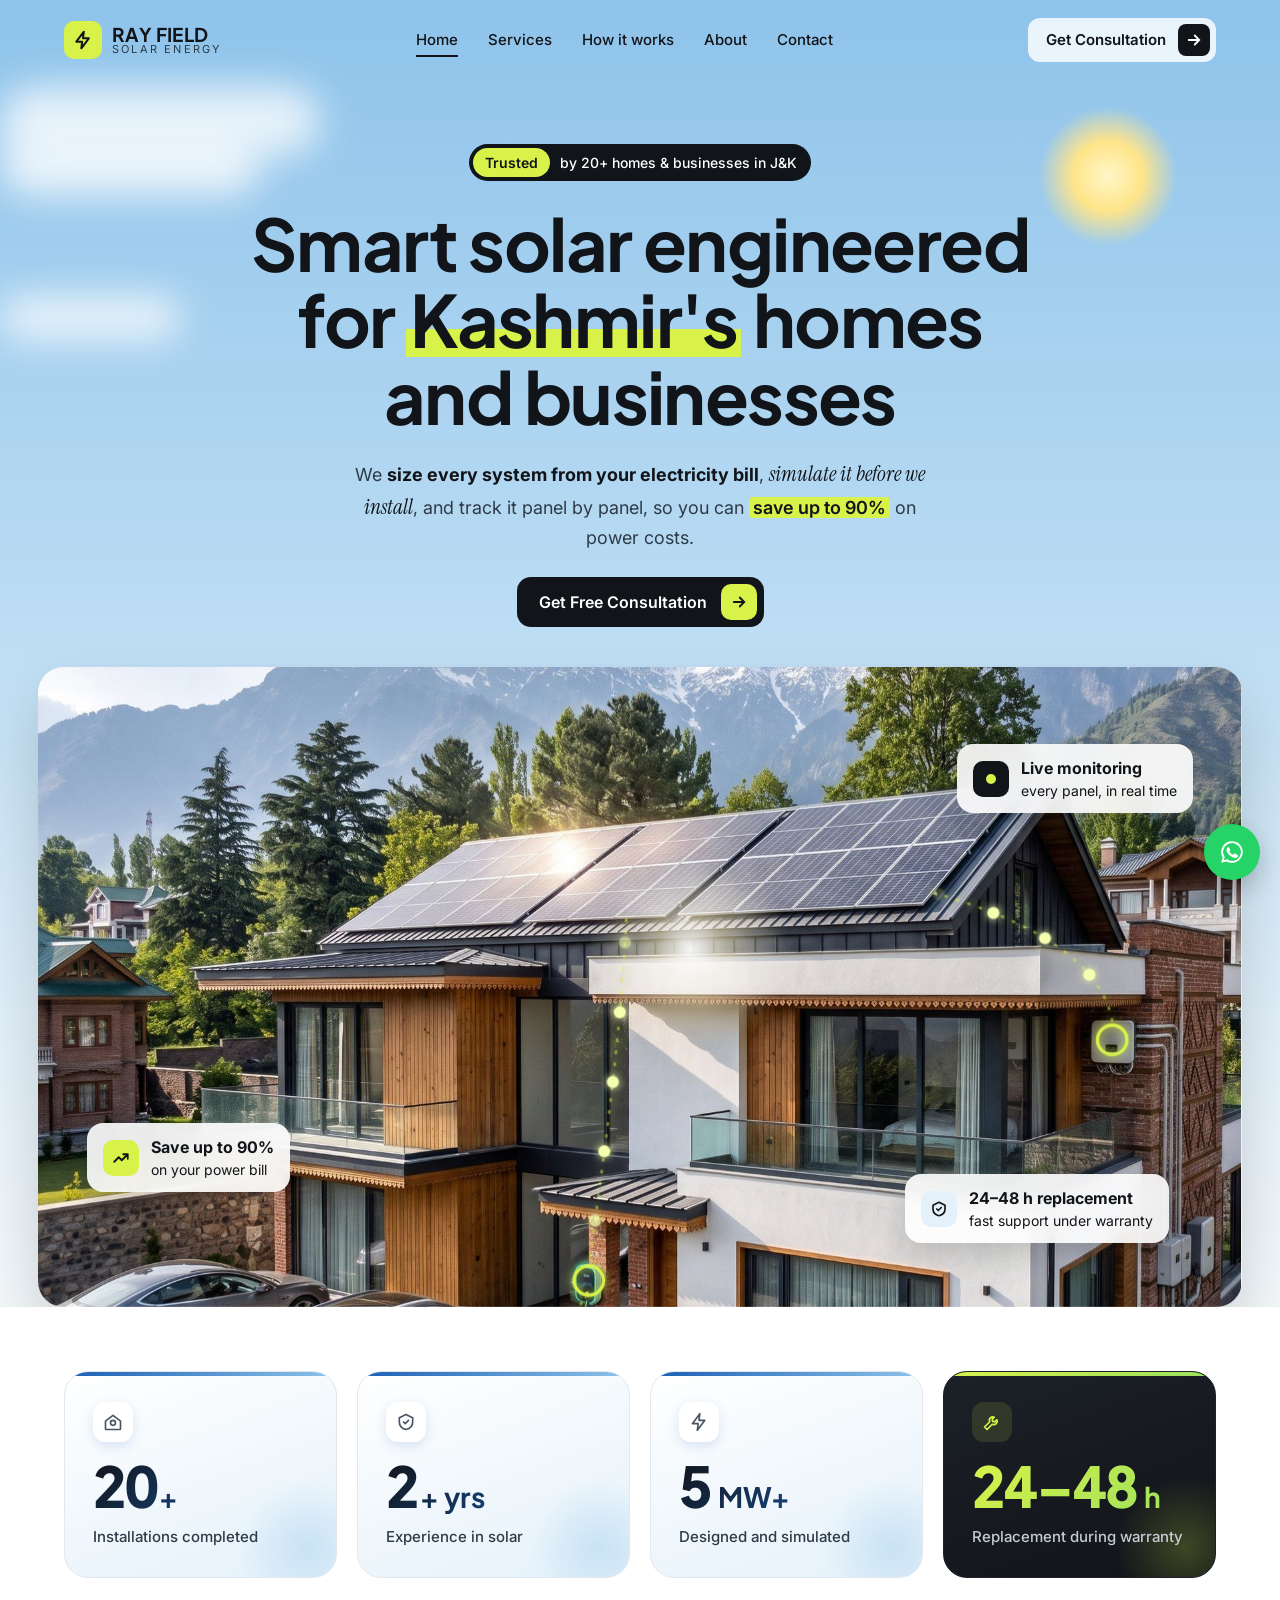
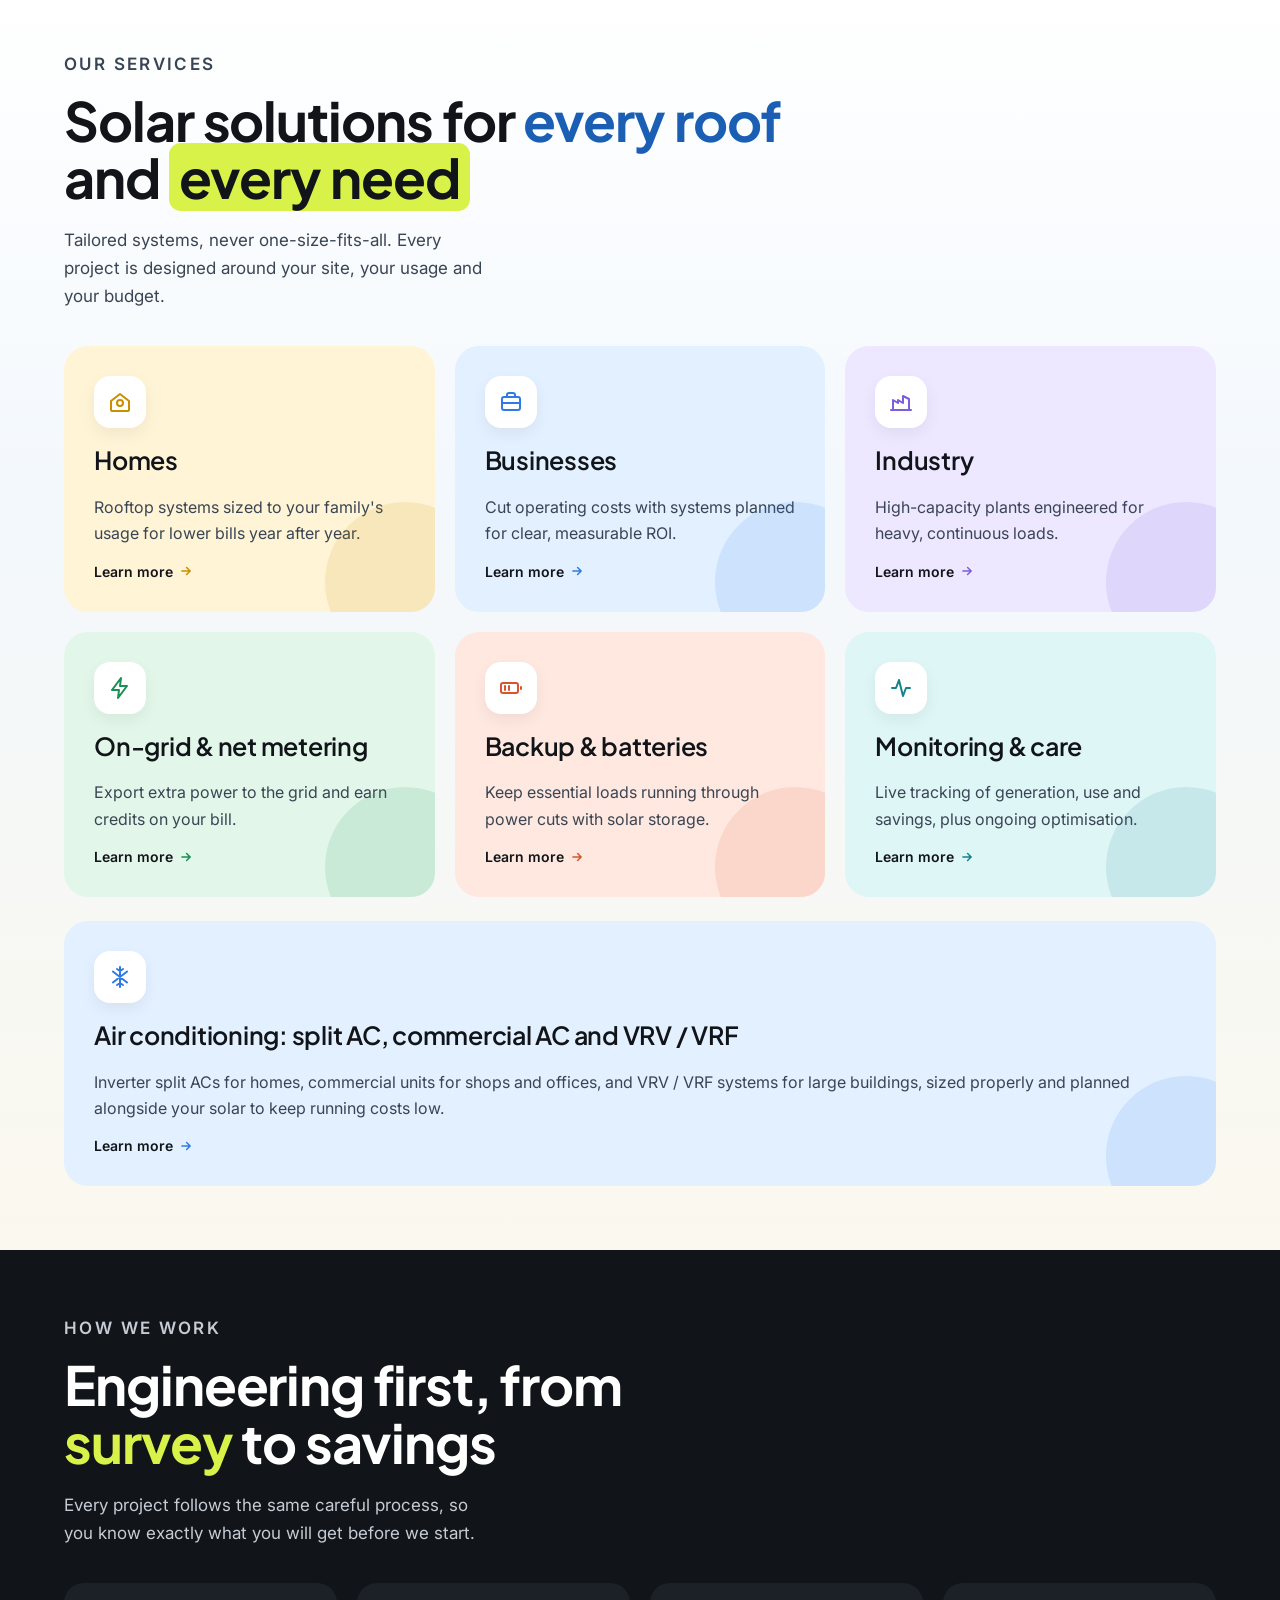
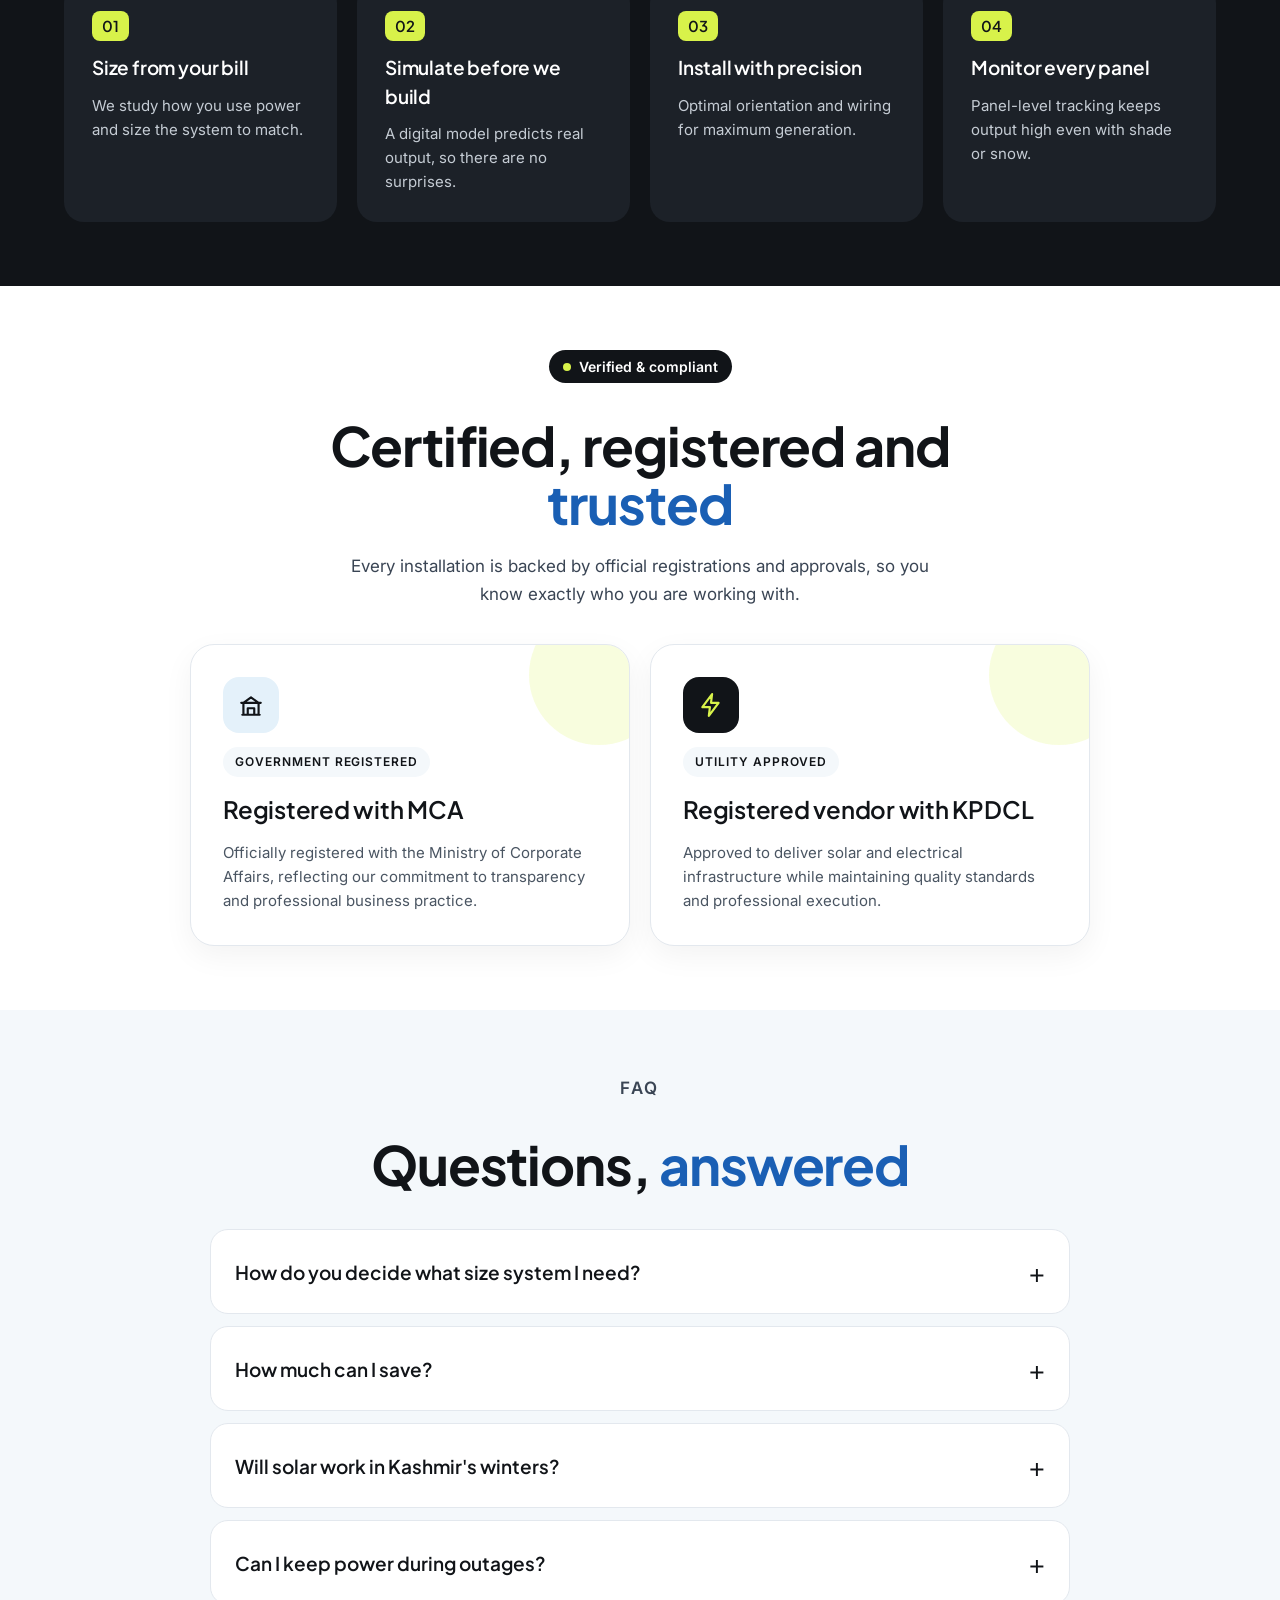
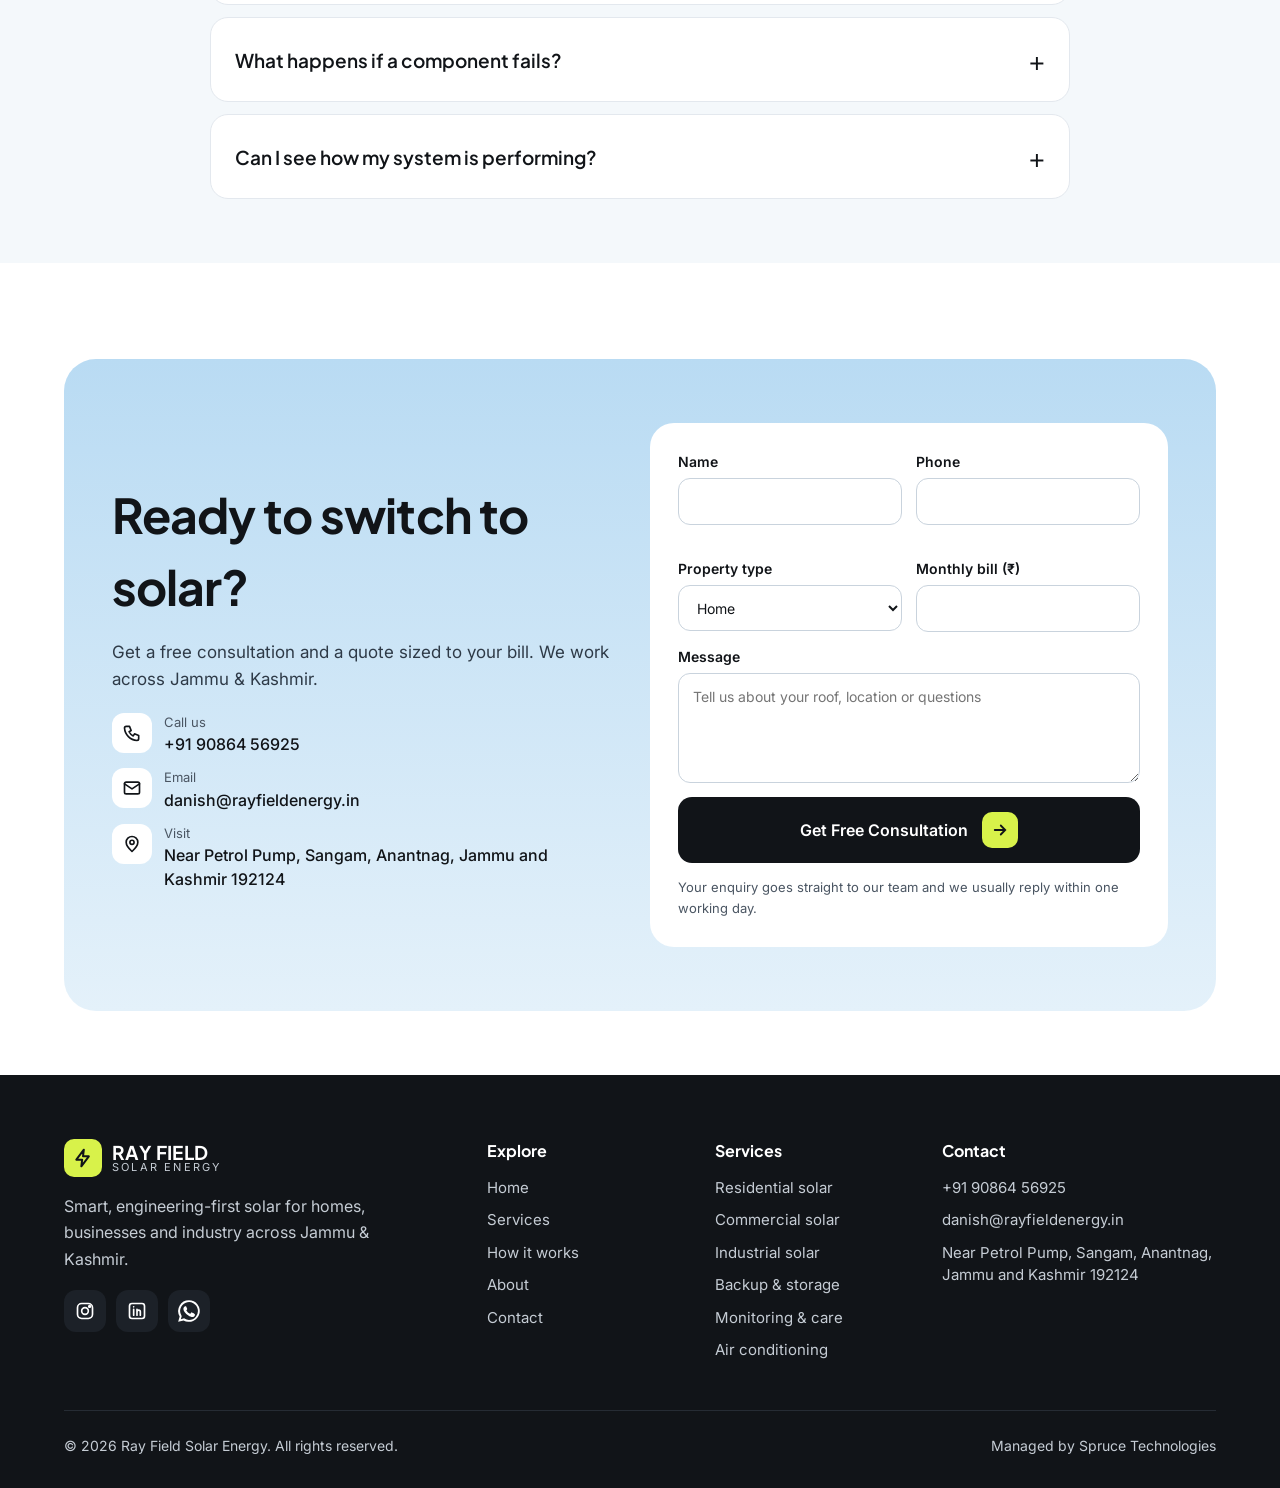
<file: index.html>
<!doctype html>
<html lang="en" class="no-js">
<head>
<meta charset="utf-8">
<meta name="viewport" content="width=device-width, initial-scale=1">
<title>Ray Field Solar Energy | Rooftop Solar in Jammu &amp; Kashmir</title>
<meta name="description" content="Smart solar for homes and businesses in Jammu & Kashmir. Systems sized from your bill, simulated before install and monitored panel by panel.">
<meta name="theme-color" content="#8EC3EA">
<meta property="og:title" content="Ray Field Solar Energy | Rooftop Solar in Jammu &amp; Kashmir">
<meta property="og:description" content="Smart solar for homes and businesses in Jammu & Kashmir. Systems sized from your bill, simulated before install and monitored panel by panel.">
<meta property="og:image" content="assets/img/kashmir-solar-home.jpg">
<link rel="icon" href="assets/img/favicon.svg" type="image/svg+xml">
<link rel="preconnect" href="https://fonts.googleapis.com">
<link rel="preconnect" href="https://fonts.gstatic.com" crossorigin>
<link href="https://fonts.googleapis.com/css2?family=Plus+Jakarta+Sans:wght@500;600;700;800&family=Inter:wght@400;500;600&family=Instrument+Serif:ital@0;1&display=swap" rel="stylesheet">
<link rel="stylesheet" href="assets/css/styles.css">
</head>
<body>
<a class="skip" href="#main">Skip to content</a>
<header class="site-header">
<div class="container nav">
<a class="logo" href="index.html" aria-label="Ray Field Solar Energy home"><span class="logo-mark"><svg width="20" height="20" viewBox="0 0 24 24" fill="none" stroke="#111418" stroke-width="2.4" stroke-linecap="round" stroke-linejoin="round" aria-hidden="true"><path d="M13 2 4 14h7l-1 8 9-12h-7z"/></svg></span><span class="logo-text"><b>RAY FIELD</b><small>SOLAR ENERGY</small></span></a>
<nav aria-label="Main"><ul class="menu" id="menu"><li><a href="index.html" aria-current="page">Home</a></li><li><a href="services.html">Services</a></li><li><a href="how-it-works.html">How it works</a></li><li><a href="about.html">About</a></li><li><a href="contact.html">Contact</a></li></ul></nav>
<a class="btn btn-light" href="contact.html#quote">Get Consultation<span class="arr"><svg width="18" height="18" viewBox="0 0 24 24" fill="none" stroke="currentColor" stroke-width="2.4" stroke-linecap="round" aria-hidden="true"><path d="M5 12h14M13 6l6 6-6 6"/></svg></span></a>
<button class="menu-toggle" aria-controls="menu" aria-expanded="false" aria-label="Open menu"><svg width="22" height="22" viewBox="0 0 24 24" fill="none" stroke="currentColor" stroke-width="2" stroke-linecap="round" stroke-linejoin="round" aria-hidden="true"><path d="M4 7h16M4 12h16M4 17h16"/></svg></button>
</div>
</header>
<main id="main">
<section class="hero">
<div class="sun" aria-hidden="true"></div>
<div class="cloud" aria-hidden="true" style="top:140px;width:260px;height:60px;animation-duration:70s;animation-delay:-20s"></div>
<div class="cloud" aria-hidden="true" style="top:300px;width:180px;height:44px;animation-duration:95s;animation-delay:-60s"></div>
<div class="cloud" aria-hidden="true" style="top:90px;width:320px;height:70px;animation-duration:120s;animation-delay:-5s"></div>
<div class="hero-copy">
<p class="pill fu d1"><span>Trusted</span>by 20+ homes &amp; businesses in J&amp;K</p>
<h1 class="fu d2">Smart solar engineered for <span class="mark">Kashmir's</span> homes and businesses</h1>
<p class="lead fu d3">We <strong>size every system from your electricity bill</strong>, <em>simulate it before we install</em>, and track it panel by panel, so you can <span class="hl" style="font-weight:600;color:#111418">save up to 90%</span> on power costs.</p>
<a class="btn btn-dark fu d4" href="contact.html#quote">Get Free Consultation<span class="arr"><svg width="18" height="18" viewBox="0 0 24 24" fill="none" stroke="currentColor" stroke-width="2.4" stroke-linecap="round" aria-hidden="true"><path d="M5 12h14M13 6l6 6-6 6"/></svg></span></a>
</div>
<div class="hero-media rise">
<div class="photo">
<img src="assets/img/kashmir-solar-home.jpg" alt="Modern Kashmiri home with rooftop solar panels and snow-capped mountains behind" width="1800" height="1413" fetchpriority="high">
<div class="flare" aria-hidden="true"></div>
<svg class="energy" aria-hidden="true" viewBox="0 0 1800 1413" preserveAspectRatio="none">
<defs><filter id="eglow" x="-50%" y="-50%" width="200%" height="200%"><feGaussianBlur stdDeviation="6" result="b"/><feMerge><feMergeNode in="b"/><feMergeNode in="SourceGraphic"/></feMerge></filter>
<clipPath id="panelclip"><polygon points="600,433 1467,360 1333,540 453,573"/></clipPath></defs>
<polygon class="panels-glow" points="600,433 1467,360 1333,540 453,573"/>
<g clip-path="url(#panelclip)"><circle class="panel-ripple" cx="900" cy="470" r="40"/></g>
<g filter="url(#eglow)">
<path class="wire" d="M880 560 C 870 760, 845 920, 824 1080"/><path class="wire" d="M1340 520 C 1480 560, 1590 620, 1607 712"/><path class="wire" d="M822 1118 C 800 1165, 745 1192, 690 1186"/>
<circle r="9" class="spark"><animateMotion dur="2.6s" begin="0.0s" repeatCount="indefinite" path="M880 560 C 870 760, 845 920, 824 1080" keyPoints="0;1" keyTimes="0;1" calcMode="linear"/><animate attributeName="opacity" values="0;1;1;0" keyTimes="0;.15;.8;1" dur="2.6s" begin="0.0s" repeatCount="indefinite"/></circle><circle r="9" class="spark"><animateMotion dur="2.6s" begin="0.52s" repeatCount="indefinite" path="M880 560 C 870 760, 845 920, 824 1080" keyPoints="0;1" keyTimes="0;1" calcMode="linear"/><animate attributeName="opacity" values="0;1;1;0" keyTimes="0;.15;.8;1" dur="2.6s" begin="0.52s" repeatCount="indefinite"/></circle><circle r="9" class="spark"><animateMotion dur="2.6s" begin="1.04s" repeatCount="indefinite" path="M880 560 C 870 760, 845 920, 824 1080" keyPoints="0;1" keyTimes="0;1" calcMode="linear"/><animate attributeName="opacity" values="0;1;1;0" keyTimes="0;.15;.8;1" dur="2.6s" begin="1.04s" repeatCount="indefinite"/></circle><circle r="9" class="spark"><animateMotion dur="2.6s" begin="1.56s" repeatCount="indefinite" path="M880 560 C 870 760, 845 920, 824 1080" keyPoints="0;1" keyTimes="0;1" calcMode="linear"/><animate attributeName="opacity" values="0;1;1;0" keyTimes="0;.15;.8;1" dur="2.6s" begin="1.56s" repeatCount="indefinite"/></circle><circle r="9" class="spark"><animateMotion dur="2.6s" begin="2.08s" repeatCount="indefinite" path="M880 560 C 870 760, 845 920, 824 1080" keyPoints="0;1" keyTimes="0;1" calcMode="linear"/><animate attributeName="opacity" values="0;1;1;0" keyTimes="0;.15;.8;1" dur="2.6s" begin="2.08s" repeatCount="indefinite"/></circle><circle r="9" class="spark"><animateMotion dur="2.2s" begin="0.0s" repeatCount="indefinite" path="M1340 520 C 1480 560, 1590 620, 1607 712" keyPoints="0;1" keyTimes="0;1" calcMode="linear"/><animate attributeName="opacity" values="0;1;1;0" keyTimes="0;.15;.8;1" dur="2.2s" begin="0.0s" repeatCount="indefinite"/></circle><circle r="9" class="spark"><animateMotion dur="2.2s" begin="0.55s" repeatCount="indefinite" path="M1340 520 C 1480 560, 1590 620, 1607 712" keyPoints="0;1" keyTimes="0;1" calcMode="linear"/><animate attributeName="opacity" values="0;1;1;0" keyTimes="0;.15;.8;1" dur="2.2s" begin="0.55s" repeatCount="indefinite"/></circle><circle r="9" class="spark"><animateMotion dur="2.2s" begin="1.1s" repeatCount="indefinite" path="M1340 520 C 1480 560, 1590 620, 1607 712" keyPoints="0;1" keyTimes="0;1" calcMode="linear"/><animate attributeName="opacity" values="0;1;1;0" keyTimes="0;.15;.8;1" dur="2.2s" begin="1.1s" repeatCount="indefinite"/></circle><circle r="9" class="spark"><animateMotion dur="2.2s" begin="1.65s" repeatCount="indefinite" path="M1340 520 C 1480 560, 1590 620, 1607 712" keyPoints="0;1" keyTimes="0;1" calcMode="linear"/><animate attributeName="opacity" values="0;1;1;0" keyTimes="0;.15;.8;1" dur="2.2s" begin="1.65s" repeatCount="indefinite"/></circle><circle r="7" class="spark"><animateMotion dur="1.4s" begin="0.0s" repeatCount="indefinite" path="M822 1118 C 800 1165, 745 1192, 690 1186" keyPoints="0;1" keyTimes="0;1" calcMode="linear"/><animate attributeName="opacity" values="0;1;1;0" keyTimes="0;.15;.8;1" dur="1.4s" begin="0.0s" repeatCount="indefinite"/></circle><circle r="7" class="spark"><animateMotion dur="1.4s" begin="0.47s" repeatCount="indefinite" path="M822 1118 C 800 1165, 745 1192, 690 1186" keyPoints="0;1" keyTimes="0;1" calcMode="linear"/><animate attributeName="opacity" values="0;1;1;0" keyTimes="0;.15;.8;1" dur="1.4s" begin="0.47s" repeatCount="indefinite"/></circle><circle r="7" class="spark"><animateMotion dur="1.4s" begin="0.93s" repeatCount="indefinite" path="M822 1118 C 800 1165, 745 1192, 690 1186" keyPoints="0;1" keyTimes="0;1" calcMode="linear"/><animate attributeName="opacity" values="0;1;1;0" keyTimes="0;.15;.8;1" dur="1.4s" begin="0.93s" repeatCount="indefinite"/></circle>
<circle class="node" cx="824" cy="1100" r="22"/><circle class="node" cx="1607" cy="740" r="22" style="animation-delay:.6s"/>
</g>
</svg>
<div class="chip c1"><span class="ic" style="background:#D8F24A"><svg width="18" height="18" viewBox="0 0 24 24" fill="none" stroke="#111418" stroke-width="2.4" stroke-linecap="round" stroke-linejoin="round" aria-hidden="true"><path d="M3 17l6-6 4 4 8-8M15 7h6v6"/></svg></span><span><strong>Save up to 90%</strong><span class="sub">on your power bill</span></span></div>
<div class="chip c2"><span class="ic" style="background:#111418"><span class="live"></span></span><span><strong>Live monitoring</strong><span class="sub">every panel, in real time</span></span></div>
<div class="chip c3"><span class="ic" style="background:#E4F1FA"><svg width="18" height="18" viewBox="0 0 24 24" fill="none" stroke="#111418" stroke-width="2.2" stroke-linecap="round" stroke-linejoin="round" aria-hidden="true"><path d="M12 3l8 4v5c0 5-3.5 8-8 9-4.5-1-8-4-8-9V7z"/><path d="M9 12l2 2 4-4"/></svg></span><span><strong>24–48 h replacement</strong><span class="sub">fast support under warranty</span></span></div>
</div>
</div>
</section>
<section class="section" style="padding:64px 0 16px">
<div class="container grid g4 stats">
<div class="stat lift reveal"><span class="stat-ic"><svg width="20" height="20" viewBox="0 0 24 24" fill="none" stroke="currentColor" stroke-width="2" stroke-linecap="round" stroke-linejoin="round" aria-hidden="true"><circle cx="12" cy="13" r="3"/><path d="M3 11l9-7 9 7v9a1 1 0 0 1-1 1H4a1 1 0 0 1-1-1z"/></svg></span><b><span class="num" data-count="20">20</span><i>+</i></b><span>Installations completed</span></div>
<div class="stat lift reveal" data-delay="80"><span class="stat-ic"><svg width="20" height="20" viewBox="0 0 24 24" fill="none" stroke="currentColor" stroke-width="2" stroke-linecap="round" stroke-linejoin="round" aria-hidden="true"><path d="M12 3l8 4v5c0 5-3.5 8-8 9-4.5-1-8-4-8-9V7z"/><path d="M9 12l2 2 4-4"/></svg></span><b><span class="num" data-count="2">2</span><i>+ yrs</i></b><span>Experience in solar</span></div>
<div class="stat lift reveal" data-delay="160"><span class="stat-ic"><svg width="20" height="20" viewBox="0 0 24 24" fill="none" stroke="currentColor" stroke-width="2" stroke-linecap="round" stroke-linejoin="round" aria-hidden="true"><path d="M13 2 4 14h7l-1 8 9-12h-7z"/></svg></span><b><span class="num" data-count="5">5</span><i> MW+</i></b><span>Designed and simulated</span></div>
<div class="stat dark lift reveal" data-delay="240"><span class="stat-ic"><svg width="20" height="20" viewBox="0 0 24 24" fill="none" stroke="currentColor" stroke-width="2" stroke-linecap="round" stroke-linejoin="round" aria-hidden="true"><path d="M14.7 6.3a4 4 0 0 0-5.4 5.4L3 18l3 3 6.3-6.3a4 4 0 0 0 5.4-5.4l-2.5 2.5-2.4-.6-.6-2.4z"/></svg></span><b><span class="num">24–48</span><i> h</i></b><span>Replacement during warranty</span></div>
</div>
</section>

<section class="section services-bg" id="services" style="padding-top:56px">
<div class="container">
<div class="section-head reveal"><div><p class="eyebrow">Our services</p><h2>Solar solutions for <span class="serif">every roof</span> and <span class="hl">every need</span></h2></div><p>Tailored systems, never one-size-fits-all. Every project is designed around your site, your usage and your budget.</p></div>
<div class="grid g3"><article id="homes" class="svc t-yellow lift reveal" data-delay="0"><span class="ic"><svg width="24" height="24" viewBox="0 0 24 24" fill="none" stroke="currentColor" stroke-width="2" stroke-linecap="round" stroke-linejoin="round" aria-hidden="true"><circle cx="12" cy="13" r="3"/><path d="M3 11l9-7 9 7v9a1 1 0 0 1-1 1H4a1 1 0 0 1-1-1z"/></svg></span><h3>Homes</h3><p>Rooftop systems sized to your family's usage for lower bills year after year.</p><a class="more" href="services.html#homes">Learn more <svg width="14" height="14" viewBox="0 0 24 24" fill="none" stroke="currentColor" stroke-width="2.6" stroke-linecap="round" aria-hidden="true"><path d="M5 12h14M13 6l6 6-6 6"/></svg></a></article>
<article id="business" class="svc t-blue lift reveal" data-delay="90"><span class="ic"><svg width="24" height="24" viewBox="0 0 24 24" fill="none" stroke="currentColor" stroke-width="2" stroke-linecap="round" stroke-linejoin="round" aria-hidden="true"><rect x="3" y="7" width="18" height="13" rx="2"/><path d="M8 7V5a2 2 0 0 1 2-2h4a2 2 0 0 1 2 2v2M3 13h18"/></svg></span><h3>Businesses</h3><p>Cut operating costs with systems planned for clear, measurable ROI.</p><a class="more" href="services.html#business">Learn more <svg width="14" height="14" viewBox="0 0 24 24" fill="none" stroke="currentColor" stroke-width="2.6" stroke-linecap="round" aria-hidden="true"><path d="M5 12h14M13 6l6 6-6 6"/></svg></a></article>
<article id="industry" class="svc t-violet lift reveal" data-delay="180"><span class="ic"><svg width="24" height="24" viewBox="0 0 24 24" fill="none" stroke="currentColor" stroke-width="2" stroke-linecap="round" stroke-linejoin="round" aria-hidden="true"><path d="M2 20h20M4 20V10l5 3V10l5 3V6l6 3v11"/></svg></span><h3>Industry</h3><p>High-capacity plants engineered for heavy, continuous loads.</p><a class="more" href="services.html#industry">Learn more <svg width="14" height="14" viewBox="0 0 24 24" fill="none" stroke="currentColor" stroke-width="2.6" stroke-linecap="round" aria-hidden="true"><path d="M5 12h14M13 6l6 6-6 6"/></svg></a></article>
<article id="grid" class="svc t-green lift reveal" data-delay="0"><span class="ic"><svg width="24" height="24" viewBox="0 0 24 24" fill="none" stroke="currentColor" stroke-width="2" stroke-linecap="round" stroke-linejoin="round" aria-hidden="true"><path d="M13 2 4 14h7l-1 8 9-12h-7z"/></svg></span><h3>On-grid &amp; net metering</h3><p>Export extra power to the grid and earn credits on your bill.</p><a class="more" href="services.html#grid">Learn more <svg width="14" height="14" viewBox="0 0 24 24" fill="none" stroke="currentColor" stroke-width="2.6" stroke-linecap="round" aria-hidden="true"><path d="M5 12h14M13 6l6 6-6 6"/></svg></a></article>
<article id="storage" class="svc t-peach lift reveal" data-delay="90"><span class="ic"><svg width="24" height="24" viewBox="0 0 24 24" fill="none" stroke="currentColor" stroke-width="2" stroke-linecap="round" stroke-linejoin="round" aria-hidden="true"><rect x="2" y="7" width="17" height="10" rx="2"/><path d="M22 11v2M6 10v4M10 10v4"/></svg></span><h3>Backup &amp; batteries</h3><p>Keep essential loads running through power cuts with solar storage.</p><a class="more" href="services.html#storage">Learn more <svg width="14" height="14" viewBox="0 0 24 24" fill="none" stroke="currentColor" stroke-width="2.6" stroke-linecap="round" aria-hidden="true"><path d="M5 12h14M13 6l6 6-6 6"/></svg></a></article>
<article id="monitoring" class="svc t-aqua lift reveal" data-delay="180"><span class="ic"><svg width="24" height="24" viewBox="0 0 24 24" fill="none" stroke="currentColor" stroke-width="2" stroke-linecap="round" stroke-linejoin="round" aria-hidden="true"><path d="M3 12h4l3-8 4 16 3-8h4"/></svg></span><h3>Monitoring &amp; care</h3><p>Live tracking of generation, use and savings, plus ongoing optimisation.</p><a class="more" href="services.html#monitoring">Learn more <svg width="14" height="14" viewBox="0 0 24 24" fill="none" stroke="currentColor" stroke-width="2.6" stroke-linecap="round" aria-hidden="true"><path d="M5 12h14M13 6l6 6-6 6"/></svg></a></article></div>
<a href="services.html#air-conditioning" class="svc t-blue lift reveal" style="margin-top:24px;min-height:0;text-decoration:none;color:inherit"><span class="ic"><svg width="24" height="24" viewBox="0 0 24 24" fill="none" stroke="currentColor" stroke-width="2" stroke-linecap="round" stroke-linejoin="round" aria-hidden="true"><path d="M12 2v20M4.9 6.5l14.2 11M4.9 17.5l14.2-11M9 4l3 2 3-2M9 20l3-2 3 2"/></svg></span><h3>Air conditioning: split AC, commercial AC and VRV / VRF</h3><p>Inverter split ACs for homes, commercial units for shops and offices, and VRV / VRF systems for large buildings, sized properly and planned alongside your solar to keep running costs low.</p><span class="more">Learn more <svg width="14" height="14" viewBox="0 0 24 24" fill="none" stroke="currentColor" stroke-width="2.6" stroke-linecap="round" aria-hidden="true"><path d="M5 12h14M13 6l6 6-6 6"/></svg></span></a>
</div>
</section>
<section class="section dark-band">
<div class="container">
<div class="section-head reveal"><div><p class="eyebrow" style="color:var(--on-dark)">How we work</p><h2>Engineering first, from <span class="serif">survey</span> to savings</h2></div><p>Every project follows the same careful process, so you know exactly what you will get before we start.</p></div>
<div class="grid g4"><div class="step lift reveal" data-delay="0"><span class="n">01</span><h3>Size from your bill</h3><p>We study how you use power and size the system to match.</p></div><div class="step lift reveal" data-delay="90"><span class="n">02</span><h3>Simulate before we build</h3><p>A digital model predicts real output, so there are no surprises.</p></div><div class="step lift reveal" data-delay="180"><span class="n">03</span><h3>Install with precision</h3><p>Optimal orientation and wiring for maximum generation.</p></div><div class="step lift reveal" data-delay="270"><span class="n">04</span><h3>Monitor every panel</h3><p>Panel-level tracking keeps output high even with shade or snow.</p></div></div>
</div>
</section>

<section class="section">
<div class="container">
<div class="section-head center reveal">
<span class="badge-dark"><span class="live"></span>Verified &amp; compliant</span>
<h2>Certified, registered and <span class="serif">trusted</span></h2>
<p>Every installation is backed by official registrations and approvals, so you know exactly who you are working with.</p>
</div>
<div class="grid g2" style="max-width:900px;margin:0 auto">
<div class="trust lift reveal"><span class="ic" style="background:#E4F1FA"><svg width="26" height="26" viewBox="0 0 24 24" fill="none" stroke="#111418" stroke-width="2" stroke-linecap="round" stroke-linejoin="round" aria-hidden="true"><path d="M4 21h16M5 21V10l7-5 7 5v11M9 21v-6h6v6M3 10h18"/></svg></span><span class="tag">Government registered</span><h3>Registered with MCA</h3><p>Officially registered with the Ministry of Corporate Affairs, reflecting our commitment to transparency and professional business practice.</p></div>
<div class="trust lift reveal" data-delay="90"><span class="ic" style="background:#111418"><svg width="26" height="26" viewBox="0 0 24 24" fill="none" stroke="#D8F24A" stroke-width="2" stroke-linecap="round" stroke-linejoin="round" aria-hidden="true"><path d="M13 2 4 14h7l-1 8 9-12h-7z"/></svg></span><span class="tag">Utility approved</span><h3>Registered vendor with KPDCL</h3><p>Approved to deliver solar and electrical infrastructure while maintaining quality standards and professional execution.</p></div>
</div>
</div>
</section>

<section class="section" id="faq" style="background:var(--sky-4)">
<div class="container">
<div class="section-head center reveal"><p class="eyebrow">FAQ</p><h2>Questions, <span class="serif">answered</span></h2></div>
<div class="faq"><details class="reveal"><summary>How do you decide what size system I need?</summary><p>We start with your electricity bills. By looking at how much power you use and when, we size a system that cuts your bill as much as possible without paying for capacity you will not use.</p></details><details class="reveal"><summary>How much can I save?</summary><p>Many customers can reduce their electricity bill by up to 90%. Your exact savings depend on your usage, roof and system size, and we show you the numbers before you commit.</p></details><details class="reveal"><summary>Will solar work in Kashmir's winters?</summary><p>Yes. We simulate every system against local conditions before installing, and panel-level monitoring and optimisation help keep output up even when one panel is affected by shade or snow.</p></details><details class="reveal"><summary>Can I keep power during outages?</summary><p>Yes, with a backup or battery storage system. We design it to keep your essential loads running when the grid is down.</p></details><details class="reveal"><summary>What happens if a component fails?</summary><p>If a component fails during the warranty period, we aim to replace it within 24–48 hours to keep downtime to a minimum.</p></details><details class="reveal"><summary>Can I see how my system is performing?</summary><p>Yes. Our monitoring shows your generation, consumption, grid import and export, and savings in real time.</p></details></div>
</div>
</section>

<div style="height:72px"></div>
<section class="section" id="quote" style="padding-top:24px">
<div class="container">
<div class="cta-box reveal">
<div>
<h2>Ready to switch to solar?</h2>
<p>Get a free consultation and a quote sized to your bill. We work across Jammu &amp; Kashmir.</p>
<ul class="contact-list">
<li><span class="ic"><svg width="20" height="20" viewBox="0 0 24 24" fill="none" stroke="currentColor" stroke-width="2" stroke-linecap="round" stroke-linejoin="round" aria-hidden="true"><path d="M5 4h4l2 5-2.5 1.5a11 11 0 0 0 5 5L15 13l5 2v4a2 2 0 0 1-2 2A16 16 0 0 1 3 6a2 2 0 0 1 2-2"/></svg></span><span><small>Call us</small><a href="tel:+919086456925">+91 90864 56925</a></span></li>
<li><span class="ic"><svg width="20" height="20" viewBox="0 0 24 24" fill="none" stroke="currentColor" stroke-width="2" stroke-linecap="round" stroke-linejoin="round" aria-hidden="true"><rect x="3" y="5" width="18" height="14" rx="2"/><path d="m3 7 9 6 9-6"/></svg></span><span><small>Email</small><a href="mailto:danish@rayfieldenergy.in">danish@rayfieldenergy.in</a></span></li>
<li><span class="ic"><svg width="20" height="20" viewBox="0 0 24 24" fill="none" stroke="currentColor" stroke-width="2" stroke-linecap="round" stroke-linejoin="round" aria-hidden="true"><path d="M12 21s-7-6.2-7-11a7 7 0 0 1 14 0c0 4.8-7 11-7 11z"/><circle cx="12" cy="10" r="2.5"/></svg></span><span><small>Visit</small>Near Petrol Pump, Sangam, Anantnag, Jammu and Kashmir 192124</span></li>
</ul>
</div>
<form class="quote" novalidate><input type="text" name="_honey" tabindex="-1" autocomplete="off" aria-hidden="true" style="position:absolute;left:-9999px;width:1px;height:1px;opacity:0">
<label>Name<input name="Name" type="text" autocomplete="name" required><span class="err" data-err-for="Name" aria-live="polite"></span></label>
<label>Phone<input name="Phone" type="tel" autocomplete="tel" inputmode="tel" required><span class="err" data-err-for="Phone" aria-live="polite"></span></label>
<label>Property type<select name="Property"><option>Home</option><option>Business</option><option>Industry</option><option>Air conditioning</option></select></label>
<label>Monthly bill (₹)<input name="Monthly bill" type="number" min="0" inputmode="numeric"></label>
<label class="full">Message<textarea name="Message" placeholder="Tell us about your roof, location or questions"></textarea></label>
<button class="btn btn-dark full" type="submit">Get Free Consultation<span class="arr"><svg width="18" height="18" viewBox="0 0 24 24" fill="none" stroke="currentColor" stroke-width="2.4" stroke-linecap="round" aria-hidden="true"><path d="M5 12h14M13 6l6 6-6 6"/></svg></span></button>
<p class="note full form-status" aria-live="polite">Your enquiry goes straight to our team and we usually reply within one working day.</p>
</form>
</div>
</div>
</section>

</main>
<footer class="site-footer">
<div class="container">
<div class="foot-grid">
<div>
<a class="logo" href="index.html"><span class="logo-mark"><svg width="20" height="20" viewBox="0 0 24 24" fill="none" stroke="#111418" stroke-width="2.4" stroke-linecap="round" stroke-linejoin="round" aria-hidden="true"><path d="M13 2 4 14h7l-1 8 9-12h-7z"/></svg></span><span class="logo-text"><b>RAY FIELD</b><small>SOLAR ENERGY</small></span></a>
<p style="margin-top:16px;max-width:320px;line-height:1.65">Smart, engineering-first solar for homes, businesses and industry across Jammu &amp; Kashmir.</p>
<div class="socials"><a href="[INSTAGRAM URL]" aria-label="Instagram"><svg width="20" height="20" viewBox="0 0 24 24" fill="none" stroke="currentColor" stroke-width="2" stroke-linecap="round" stroke-linejoin="round" aria-hidden="true"><rect x="3" y="3" width="18" height="18" rx="5"/><circle cx="12" cy="12" r="4"/><circle cx="17.5" cy="6.5" r="1" fill="currentColor"/></svg></a><a href="[LINKEDIN URL]" aria-label="LinkedIn"><svg width="20" height="20" viewBox="0 0 24 24" fill="none" stroke="currentColor" stroke-width="2" stroke-linecap="round" stroke-linejoin="round" aria-hidden="true"><rect x="3" y="3" width="18" height="18" rx="3"/><path d="M8 10v7M8 7v.01M12 17v-4a2 2 0 0 1 4 0v4M12 10v7"/></svg></a><a href="https://wa.me/919086456925" aria-label="WhatsApp"><svg width="26" height="26" viewBox="0 0 24 24" fill="currentColor" aria-hidden="true"><path d="M12 2a10 10 0 0 0-8.6 15.1L2 22l5-1.3A10 10 0 1 0 12 2zm0 18.2a8.2 8.2 0 0 1-4.2-1.2l-.3-.2-3 .8.8-2.9-.2-.3A8.2 8.2 0 1 1 12 20.2zm4.5-6.1c-.2-.1-1.5-.7-1.7-.8-.2-.1-.4-.1-.6.1l-.8 1c-.1.2-.3.2-.5.1a6.7 6.7 0 0 1-3.3-2.9c-.3-.4.2-.4.7-1.3.1-.2 0-.3 0-.4l-.8-1.8c-.2-.5-.4-.4-.6-.4h-.5a1 1 0 0 0-.7.3 3 3 0 0 0-.9 2.2 5.2 5.2 0 0 0 1.1 2.7 11.8 11.8 0 0 0 4.5 4c1.7.7 2.3.8 3.2.6.5-.1 1.5-.6 1.7-1.2.2-.6.2-1.1.2-1.2-.1-.1-.3-.2-.5-.3z"/></svg></a></div>
</div>
<div><h4>Explore</h4><ul><li><a href="index.html">Home</a></li><li><a href="services.html">Services</a></li><li><a href="how-it-works.html">How it works</a></li><li><a href="about.html">About</a></li><li><a href="contact.html">Contact</a></li></ul></div>
<div><h4>Services</h4><ul><li><a href="services.html#homes">Residential solar</a></li><li><a href="services.html#business">Commercial solar</a></li><li><a href="services.html#industry">Industrial solar</a></li><li><a href="services.html#storage">Backup &amp; storage</a></li><li><a href="services.html#monitoring">Monitoring &amp; care</a></li><li><a href="services.html#air-conditioning">Air conditioning</a></li></ul></div>
<div><h4>Contact</h4><ul><li><a href="tel:+919086456925">+91 90864 56925</a></li><li><a href="mailto:danish@rayfieldenergy.in">danish@rayfieldenergy.in</a></li><li>Near Petrol Pump, Sangam, Anantnag, Jammu and Kashmir 192124</li></ul></div>
</div>
<div class="foot-bottom"><p>&copy; <span data-year>2026</span> Ray Field Solar Energy. All rights reserved.</p><p>Managed by Spruce Technologies</p></div>
</div>
</footer>
<a class="wa-float" href="https://wa.me/919086456925" aria-label="Chat with us on WhatsApp"><svg width="26" height="26" viewBox="0 0 24 24" fill="currentColor" aria-hidden="true"><path d="M12 2a10 10 0 0 0-8.6 15.1L2 22l5-1.3A10 10 0 1 0 12 2zm0 18.2a8.2 8.2 0 0 1-4.2-1.2l-.3-.2-3 .8.8-2.9-.2-.3A8.2 8.2 0 1 1 12 20.2zm4.5-6.1c-.2-.1-1.5-.7-1.7-.8-.2-.1-.4-.1-.6.1l-.8 1c-.1.2-.3.2-.5.1a6.7 6.7 0 0 1-3.3-2.9c-.3-.4.2-.4.7-1.3.1-.2 0-.3 0-.4l-.8-1.8c-.2-.5-.4-.4-.6-.4h-.5a1 1 0 0 0-.7.3 3 3 0 0 0-.9 2.2 5.2 5.2 0 0 0 1.1 2.7 11.8 11.8 0 0 0 4.5 4c1.7.7 2.3.8 3.2.6.5-.1 1.5-.6 1.7-1.2.2-.6.2-1.1.2-1.2-.1-.1-.3-.2-.5-.3z"/></svg></a>
<script src="assets/js/main.js"></script>
</body>
</html>
</file>
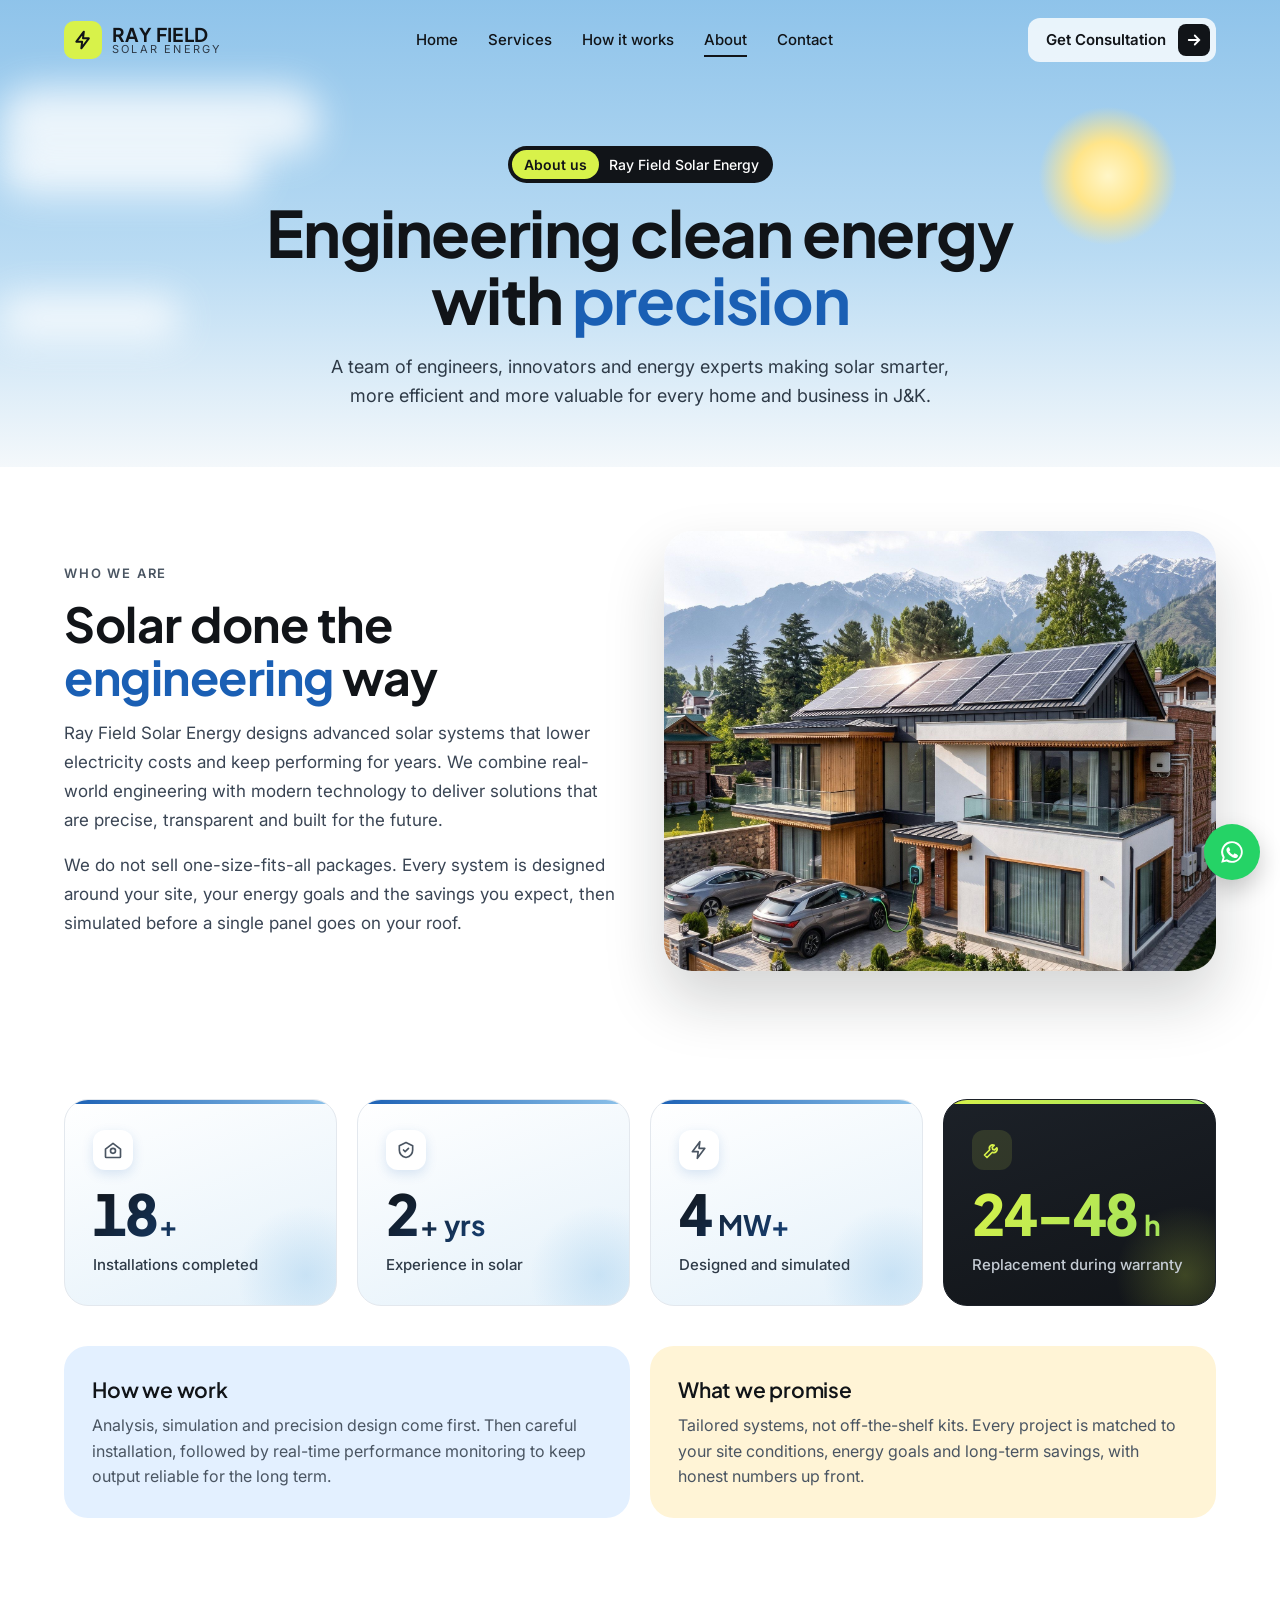
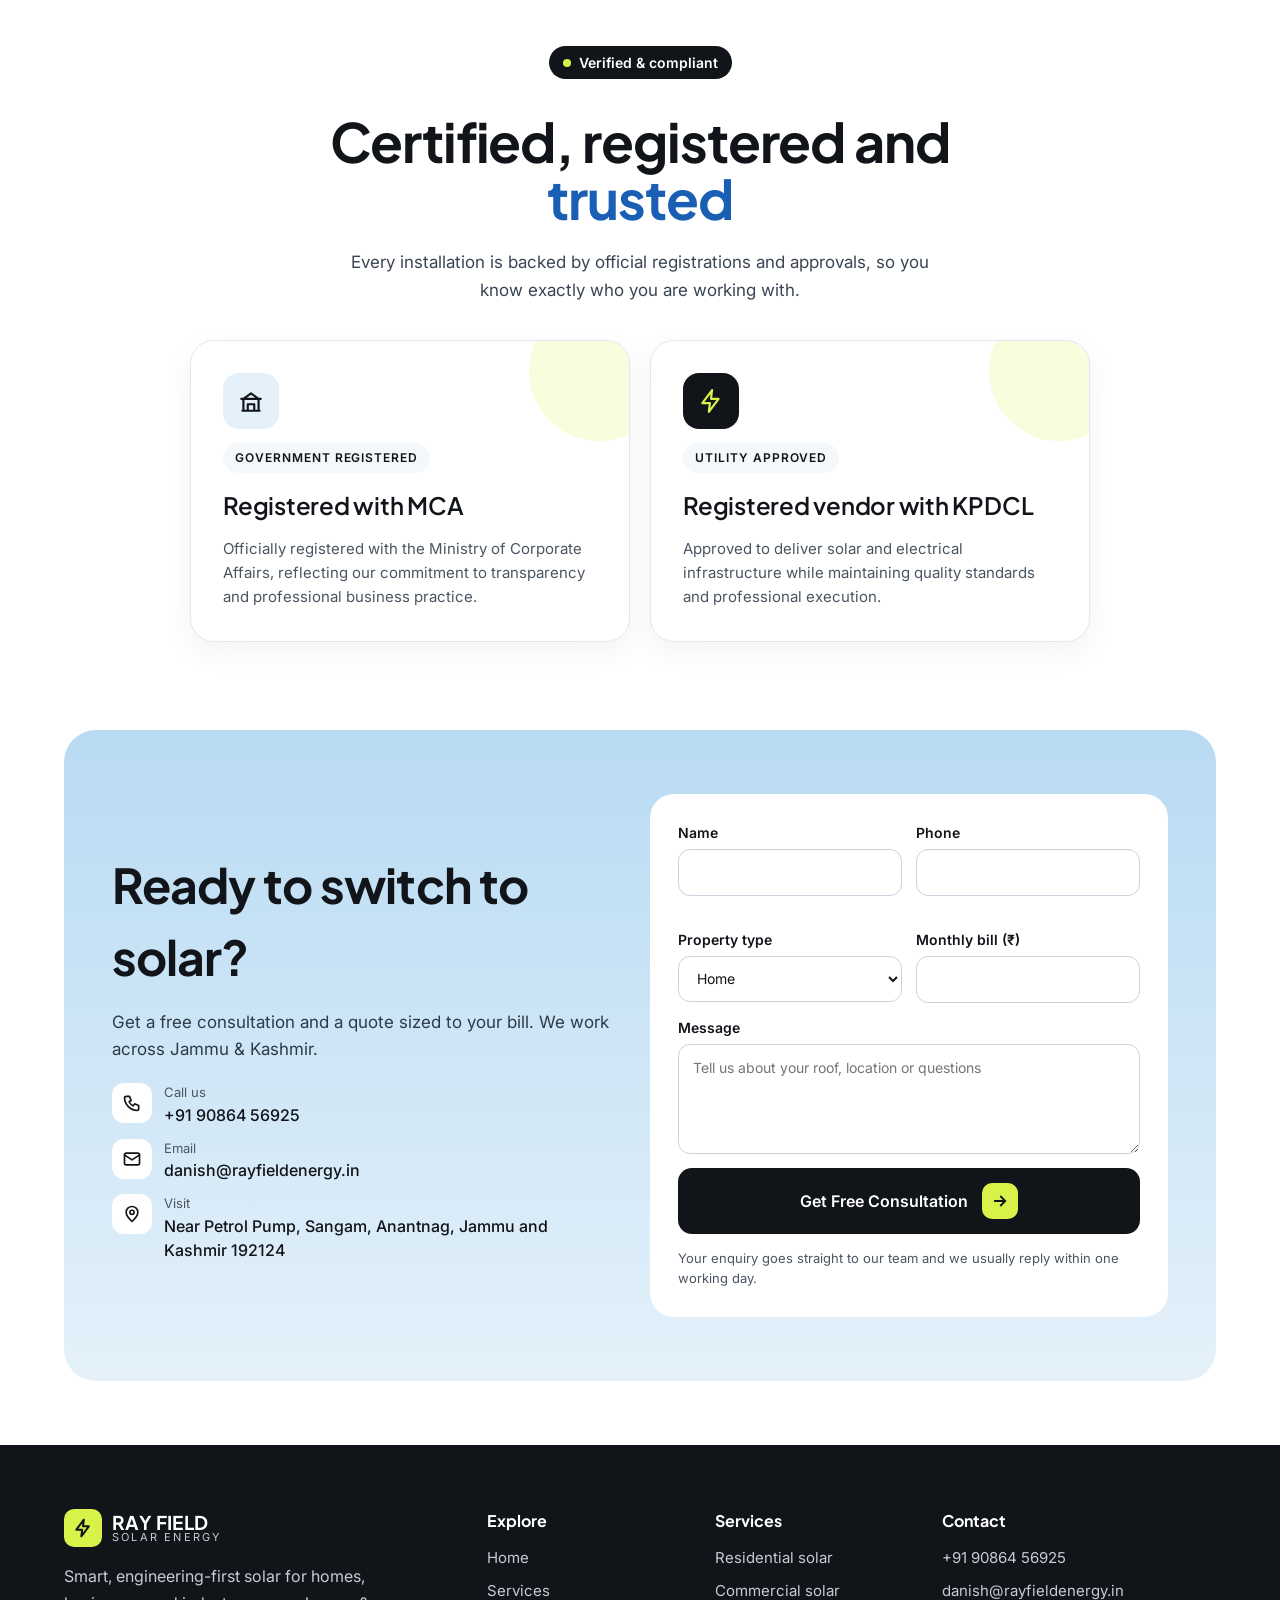
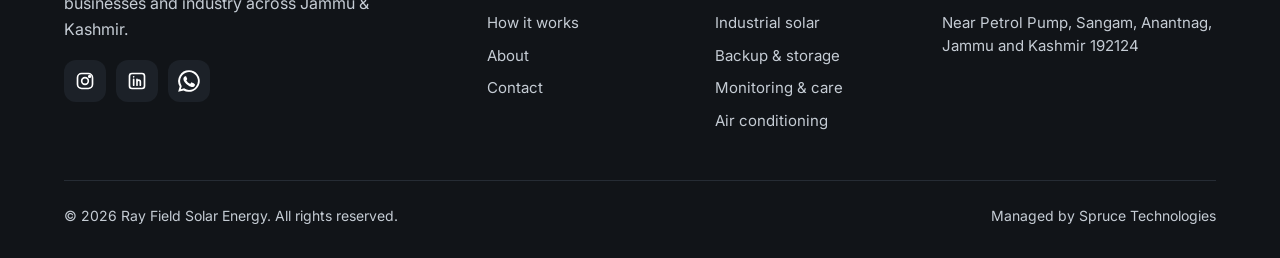
<file: about.html>
<!doctype html>
<html lang="en" class="no-js">
<head>
<meta charset="utf-8">
<meta name="viewport" content="width=device-width, initial-scale=1">
<title>About Us | Ray Field Solar Energy</title>
<meta name="description" content="Ray Field Solar Energy is a team of engineers and energy experts making solar smarter and more valuable for homes and businesses in Jammu & Kashmir.">
<meta name="theme-color" content="#8EC3EA">
<meta property="og:title" content="About Us | Ray Field Solar Energy">
<meta property="og:description" content="Ray Field Solar Energy is a team of engineers and energy experts making solar smarter and more valuable for homes and businesses in Jammu & Kashmir.">
<meta property="og:image" content="assets/img/kashmir-solar-home.jpg">
<link rel="icon" href="assets/img/favicon.svg" type="image/svg+xml">
<link rel="preconnect" href="https://fonts.googleapis.com">
<link rel="preconnect" href="https://fonts.gstatic.com" crossorigin>
<link href="https://fonts.googleapis.com/css2?family=Plus+Jakarta+Sans:wght@500;600;700;800&family=Inter:wght@400;500;600&family=Instrument+Serif:ital@0;1&display=swap" rel="stylesheet">
<link rel="stylesheet" href="assets/css/styles.css">
</head>
<body>
<a class="skip" href="#main">Skip to content</a>
<header class="site-header">
<div class="container nav">
<a class="logo" href="index.html" aria-label="Ray Field Solar Energy home"><span class="logo-mark"><svg width="20" height="20" viewBox="0 0 24 24" fill="none" stroke="#111418" stroke-width="2.4" stroke-linecap="round" stroke-linejoin="round" aria-hidden="true"><path d="M13 2 4 14h7l-1 8 9-12h-7z"/></svg></span><span class="logo-text"><b>RAY FIELD</b><small>SOLAR ENERGY</small></span></a>
<nav aria-label="Main"><ul class="menu" id="menu"><li><a href="index.html">Home</a></li><li><a href="services.html">Services</a></li><li><a href="how-it-works.html">How it works</a></li><li><a href="about.html" aria-current="page">About</a></li><li><a href="contact.html">Contact</a></li></ul></nav>
<a class="btn btn-light" href="contact.html#quote">Get Consultation<span class="arr"><svg width="18" height="18" viewBox="0 0 24 24" fill="none" stroke="currentColor" stroke-width="2.4" stroke-linecap="round" aria-hidden="true"><path d="M5 12h14M13 6l6 6-6 6"/></svg></span></a>
<button class="menu-toggle" aria-controls="menu" aria-expanded="false" aria-label="Open menu"><svg width="22" height="22" viewBox="0 0 24 24" fill="none" stroke="currentColor" stroke-width="2" stroke-linecap="round" stroke-linejoin="round" aria-hidden="true"><path d="M4 7h16M4 12h16M4 17h16"/></svg></button>
</div>
</header>
<main id="main">
<section class="page-hero">
<div class="sun" aria-hidden="true"></div>
<div class="cloud" aria-hidden="true" style="top:140px;width:260px;height:60px;animation-duration:70s;animation-delay:-20s"></div>
<div class="cloud" aria-hidden="true" style="top:300px;width:180px;height:44px;animation-duration:95s;animation-delay:-60s"></div>
<div class="cloud" aria-hidden="true" style="top:90px;width:320px;height:70px;animation-duration:120s;animation-delay:-5s"></div>
<div class="container" style="position:relative">
<span class="pill fu d1"><span>About us</span>Ray Field Solar Energy</span>
<h1 class="fu d2">Engineering clean energy with <span class="serif">precision</span></h1>
<p class="lead fu d3">A team of engineers, innovators and energy experts making solar smarter, more efficient and more valuable for every home and business in J&amp;K.</p>
</div>
</section>
<section class="section">
<div class="container split">
<div class="reveal">
<p class="eyebrow">Who we are</p>
<h2 style="margin-top:14px">Solar done the <span class="serif">engineering</span> way</h2>
<div class="prose">
<p>Ray Field Solar Energy designs advanced solar systems that lower electricity costs and keep performing for years. We combine real-world engineering with modern technology to deliver solutions that are precise, transparent and built for the future.</p>
<p>We do not sell one-size-fits-all packages. Every system is designed around your site, your energy goals and the savings you expect, then simulated before a single panel goes on your roof.</p>
</div>
</div>
<div class="reveal" data-delay="120"><div class="photo" style="border-radius:28px"><img src="assets/img/kashmir-solar-home.jpg" alt="Rooftop solar on a modern home in Kashmir" style="height:440px;animation:none" loading="lazy"></div></div>
</div>
</section>
<section class="section" style="padding:64px 0 16px">
<div class="container grid g4 stats">
<div class="stat lift reveal"><span class="stat-ic"><svg width="20" height="20" viewBox="0 0 24 24" fill="none" stroke="currentColor" stroke-width="2" stroke-linecap="round" stroke-linejoin="round" aria-hidden="true"><circle cx="12" cy="13" r="3"/><path d="M3 11l9-7 9 7v9a1 1 0 0 1-1 1H4a1 1 0 0 1-1-1z"/></svg></span><b><span class="num" data-count="20">20</span><i>+</i></b><span>Installations completed</span></div>
<div class="stat lift reveal" data-delay="80"><span class="stat-ic"><svg width="20" height="20" viewBox="0 0 24 24" fill="none" stroke="currentColor" stroke-width="2" stroke-linecap="round" stroke-linejoin="round" aria-hidden="true"><path d="M12 3l8 4v5c0 5-3.5 8-8 9-4.5-1-8-4-8-9V7z"/><path d="M9 12l2 2 4-4"/></svg></span><b><span class="num" data-count="2">2</span><i>+ yrs</i></b><span>Experience in solar</span></div>
<div class="stat lift reveal" data-delay="160"><span class="stat-ic"><svg width="20" height="20" viewBox="0 0 24 24" fill="none" stroke="currentColor" stroke-width="2" stroke-linecap="round" stroke-linejoin="round" aria-hidden="true"><path d="M13 2 4 14h7l-1 8 9-12h-7z"/></svg></span><b><span class="num" data-count="5">5</span><i> MW+</i></b><span>Designed and simulated</span></div>
<div class="stat dark lift reveal" data-delay="240"><span class="stat-ic"><svg width="20" height="20" viewBox="0 0 24 24" fill="none" stroke="currentColor" stroke-width="2" stroke-linecap="round" stroke-linejoin="round" aria-hidden="true"><path d="M14.7 6.3a4 4 0 0 0-5.4 5.4L3 18l3 3 6.3-6.3a4 4 0 0 0 5.4-5.4l-2.5 2.5-2.4-.6-.6-2.4z"/></svg></span><b><span class="num">24–48</span><i> h</i></b><span>Replacement during warranty</span></div>
</div>
</section>

<section class="section" style="padding-top:24px">
<div class="container grid g2">
<div class="card-soft lift reveal" style="background:#E3F0FF"><h3>How we work</h3><p>Analysis, simulation and precision design come first. Then careful installation, followed by real-time performance monitoring to keep output reliable for the long term.</p></div>
<div class="card-soft lift reveal" data-delay="90" style="background:#FFF4D6"><h3>What we promise</h3><p>Tailored systems, not off-the-shelf kits. Every project is matched to your site conditions, energy goals and long-term savings, with honest numbers up front.</p></div>
</div>
</section>
<section class="section">
<div class="container">
<div class="section-head center reveal">
<span class="badge-dark"><span class="live"></span>Verified &amp; compliant</span>
<h2>Certified, registered and <span class="serif">trusted</span></h2>
<p>Every installation is backed by official registrations and approvals, so you know exactly who you are working with.</p>
</div>
<div class="grid g2" style="max-width:900px;margin:0 auto">
<div class="trust lift reveal"><span class="ic" style="background:#E4F1FA"><svg width="26" height="26" viewBox="0 0 24 24" fill="none" stroke="#111418" stroke-width="2" stroke-linecap="round" stroke-linejoin="round" aria-hidden="true"><path d="M4 21h16M5 21V10l7-5 7 5v11M9 21v-6h6v6M3 10h18"/></svg></span><span class="tag">Government registered</span><h3>Registered with MCA</h3><p>Officially registered with the Ministry of Corporate Affairs, reflecting our commitment to transparency and professional business practice.</p></div>
<div class="trust lift reveal" data-delay="90"><span class="ic" style="background:#111418"><svg width="26" height="26" viewBox="0 0 24 24" fill="none" stroke="#D8F24A" stroke-width="2" stroke-linecap="round" stroke-linejoin="round" aria-hidden="true"><path d="M13 2 4 14h7l-1 8 9-12h-7z"/></svg></span><span class="tag">Utility approved</span><h3>Registered vendor with KPDCL</h3><p>Approved to deliver solar and electrical infrastructure while maintaining quality standards and professional execution.</p></div>
</div>
</div>
</section>

<section class="section" id="quote" style="padding-top:24px">
<div class="container">
<div class="cta-box reveal">
<div>
<h2>Ready to switch to solar?</h2>
<p>Get a free consultation and a quote sized to your bill. We work across Jammu &amp; Kashmir.</p>
<ul class="contact-list">
<li><span class="ic"><svg width="20" height="20" viewBox="0 0 24 24" fill="none" stroke="currentColor" stroke-width="2" stroke-linecap="round" stroke-linejoin="round" aria-hidden="true"><path d="M5 4h4l2 5-2.5 1.5a11 11 0 0 0 5 5L15 13l5 2v4a2 2 0 0 1-2 2A16 16 0 0 1 3 6a2 2 0 0 1 2-2"/></svg></span><span><small>Call us</small><a href="tel:+919086456925">+91 90864 56925</a></span></li>
<li><span class="ic"><svg width="20" height="20" viewBox="0 0 24 24" fill="none" stroke="currentColor" stroke-width="2" stroke-linecap="round" stroke-linejoin="round" aria-hidden="true"><rect x="3" y="5" width="18" height="14" rx="2"/><path d="m3 7 9 6 9-6"/></svg></span><span><small>Email</small><a href="mailto:danish@rayfieldenergy.in">danish@rayfieldenergy.in</a></span></li>
<li><span class="ic"><svg width="20" height="20" viewBox="0 0 24 24" fill="none" stroke="currentColor" stroke-width="2" stroke-linecap="round" stroke-linejoin="round" aria-hidden="true"><path d="M12 21s-7-6.2-7-11a7 7 0 0 1 14 0c0 4.8-7 11-7 11z"/><circle cx="12" cy="10" r="2.5"/></svg></span><span><small>Visit</small>Near Petrol Pump, Sangam, Anantnag, Jammu and Kashmir 192124</span></li>
</ul>
</div>
<form class="quote" novalidate><input type="text" name="_honey" tabindex="-1" autocomplete="off" aria-hidden="true" style="position:absolute;left:-9999px;width:1px;height:1px;opacity:0">
<label>Name<input name="Name" type="text" autocomplete="name" required><span class="err" data-err-for="Name" aria-live="polite"></span></label>
<label>Phone<input name="Phone" type="tel" autocomplete="tel" inputmode="tel" required><span class="err" data-err-for="Phone" aria-live="polite"></span></label>
<label>Property type<select name="Property"><option>Home</option><option>Business</option><option>Industry</option><option>Air conditioning</option></select></label>
<label>Monthly bill (₹)<input name="Monthly bill" type="number" min="0" inputmode="numeric"></label>
<label class="full">Message<textarea name="Message" placeholder="Tell us about your roof, location or questions"></textarea></label>
<button class="btn btn-dark full" type="submit">Get Free Consultation<span class="arr"><svg width="18" height="18" viewBox="0 0 24 24" fill="none" stroke="currentColor" stroke-width="2.4" stroke-linecap="round" aria-hidden="true"><path d="M5 12h14M13 6l6 6-6 6"/></svg></span></button>
<p class="note full form-status" aria-live="polite">Your enquiry goes straight to our team and we usually reply within one working day.</p>
</form>
</div>
</div>
</section>
</main>
<footer class="site-footer">
<div class="container">
<div class="foot-grid">
<div>
<a class="logo" href="index.html"><span class="logo-mark"><svg width="20" height="20" viewBox="0 0 24 24" fill="none" stroke="#111418" stroke-width="2.4" stroke-linecap="round" stroke-linejoin="round" aria-hidden="true"><path d="M13 2 4 14h7l-1 8 9-12h-7z"/></svg></span><span class="logo-text"><b>RAY FIELD</b><small>SOLAR ENERGY</small></span></a>
<p style="margin-top:16px;max-width:320px;line-height:1.65">Smart, engineering-first solar for homes, businesses and industry across Jammu &amp; Kashmir.</p>
<div class="socials"><a href="[INSTAGRAM URL]" aria-label="Instagram"><svg width="20" height="20" viewBox="0 0 24 24" fill="none" stroke="currentColor" stroke-width="2" stroke-linecap="round" stroke-linejoin="round" aria-hidden="true"><rect x="3" y="3" width="18" height="18" rx="5"/><circle cx="12" cy="12" r="4"/><circle cx="17.5" cy="6.5" r="1" fill="currentColor"/></svg></a><a href="[LINKEDIN URL]" aria-label="LinkedIn"><svg width="20" height="20" viewBox="0 0 24 24" fill="none" stroke="currentColor" stroke-width="2" stroke-linecap="round" stroke-linejoin="round" aria-hidden="true"><rect x="3" y="3" width="18" height="18" rx="3"/><path d="M8 10v7M8 7v.01M12 17v-4a2 2 0 0 1 4 0v4M12 10v7"/></svg></a><a href="https://wa.me/919086456925" aria-label="WhatsApp"><svg width="26" height="26" viewBox="0 0 24 24" fill="currentColor" aria-hidden="true"><path d="M12 2a10 10 0 0 0-8.6 15.1L2 22l5-1.3A10 10 0 1 0 12 2zm0 18.2a8.2 8.2 0 0 1-4.2-1.2l-.3-.2-3 .8.8-2.9-.2-.3A8.2 8.2 0 1 1 12 20.2zm4.5-6.1c-.2-.1-1.5-.7-1.7-.8-.2-.1-.4-.1-.6.1l-.8 1c-.1.2-.3.2-.5.1a6.7 6.7 0 0 1-3.3-2.9c-.3-.4.2-.4.7-1.3.1-.2 0-.3 0-.4l-.8-1.8c-.2-.5-.4-.4-.6-.4h-.5a1 1 0 0 0-.7.3 3 3 0 0 0-.9 2.2 5.2 5.2 0 0 0 1.1 2.7 11.8 11.8 0 0 0 4.5 4c1.7.7 2.3.8 3.2.6.5-.1 1.5-.6 1.7-1.2.2-.6.2-1.1.2-1.2-.1-.1-.3-.2-.5-.3z"/></svg></a></div>
</div>
<div><h4>Explore</h4><ul><li><a href="index.html">Home</a></li><li><a href="services.html">Services</a></li><li><a href="how-it-works.html">How it works</a></li><li><a href="about.html">About</a></li><li><a href="contact.html">Contact</a></li></ul></div>
<div><h4>Services</h4><ul><li><a href="services.html#homes">Residential solar</a></li><li><a href="services.html#business">Commercial solar</a></li><li><a href="services.html#industry">Industrial solar</a></li><li><a href="services.html#storage">Backup &amp; storage</a></li><li><a href="services.html#monitoring">Monitoring &amp; care</a></li><li><a href="services.html#air-conditioning">Air conditioning</a></li></ul></div>
<div><h4>Contact</h4><ul><li><a href="tel:+919086456925">+91 90864 56925</a></li><li><a href="mailto:danish@rayfieldenergy.in">danish@rayfieldenergy.in</a></li><li>Near Petrol Pump, Sangam, Anantnag, Jammu and Kashmir 192124</li></ul></div>
</div>
<div class="foot-bottom"><p>&copy; <span data-year>2026</span> Ray Field Solar Energy. All rights reserved.</p><p>Managed by Spruce Technologies</p></div>
</div>
</footer>
<a class="wa-float" href="https://wa.me/919086456925" aria-label="Chat with us on WhatsApp"><svg width="26" height="26" viewBox="0 0 24 24" fill="currentColor" aria-hidden="true"><path d="M12 2a10 10 0 0 0-8.6 15.1L2 22l5-1.3A10 10 0 1 0 12 2zm0 18.2a8.2 8.2 0 0 1-4.2-1.2l-.3-.2-3 .8.8-2.9-.2-.3A8.2 8.2 0 1 1 12 20.2zm4.5-6.1c-.2-.1-1.5-.7-1.7-.8-.2-.1-.4-.1-.6.1l-.8 1c-.1.2-.3.2-.5.1a6.7 6.7 0 0 1-3.3-2.9c-.3-.4.2-.4.7-1.3.1-.2 0-.3 0-.4l-.8-1.8c-.2-.5-.4-.4-.6-.4h-.5a1 1 0 0 0-.7.3 3 3 0 0 0-.9 2.2 5.2 5.2 0 0 0 1.1 2.7 11.8 11.8 0 0 0 4.5 4c1.7.7 2.3.8 3.2.6.5-.1 1.5-.6 1.7-1.2.2-.6.2-1.1.2-1.2-.1-.1-.3-.2-.5-.3z"/></svg></a>
<script src="assets/js/main.js"></script>
</body>
</html>
</file>
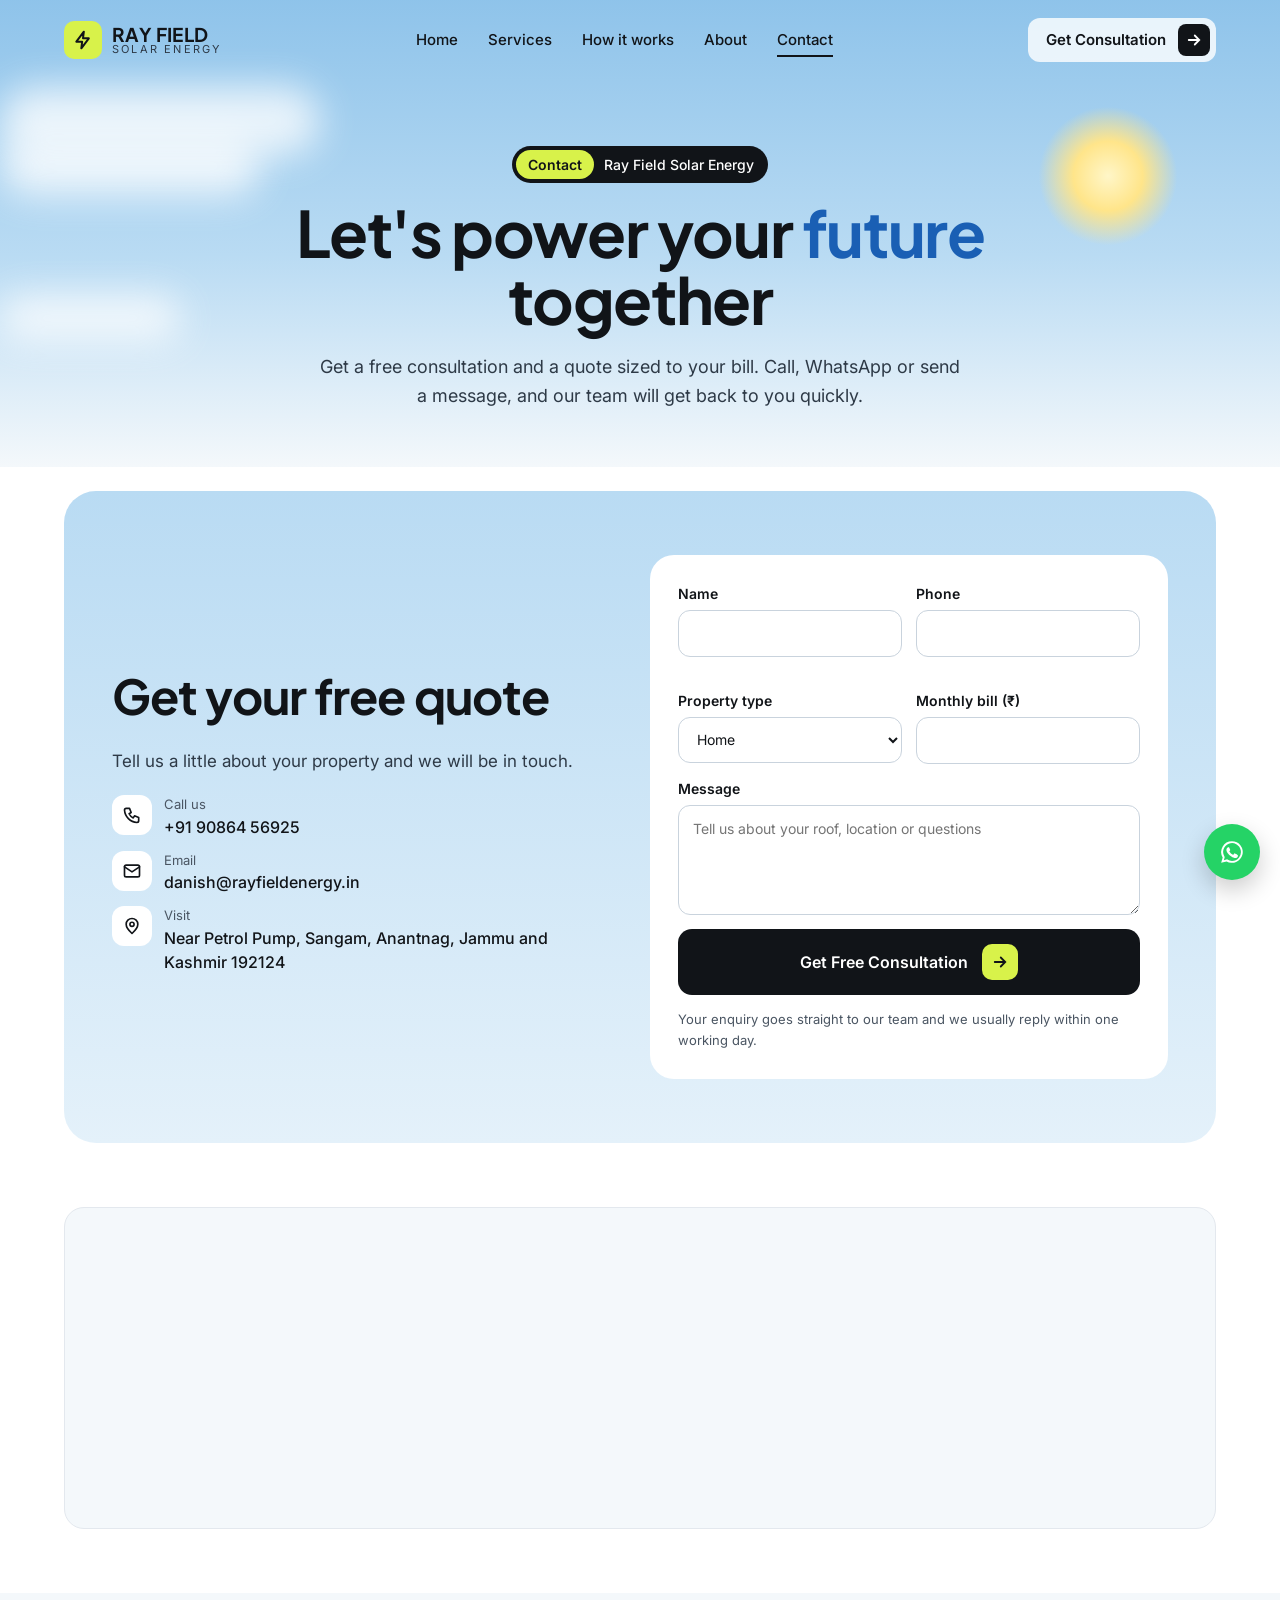
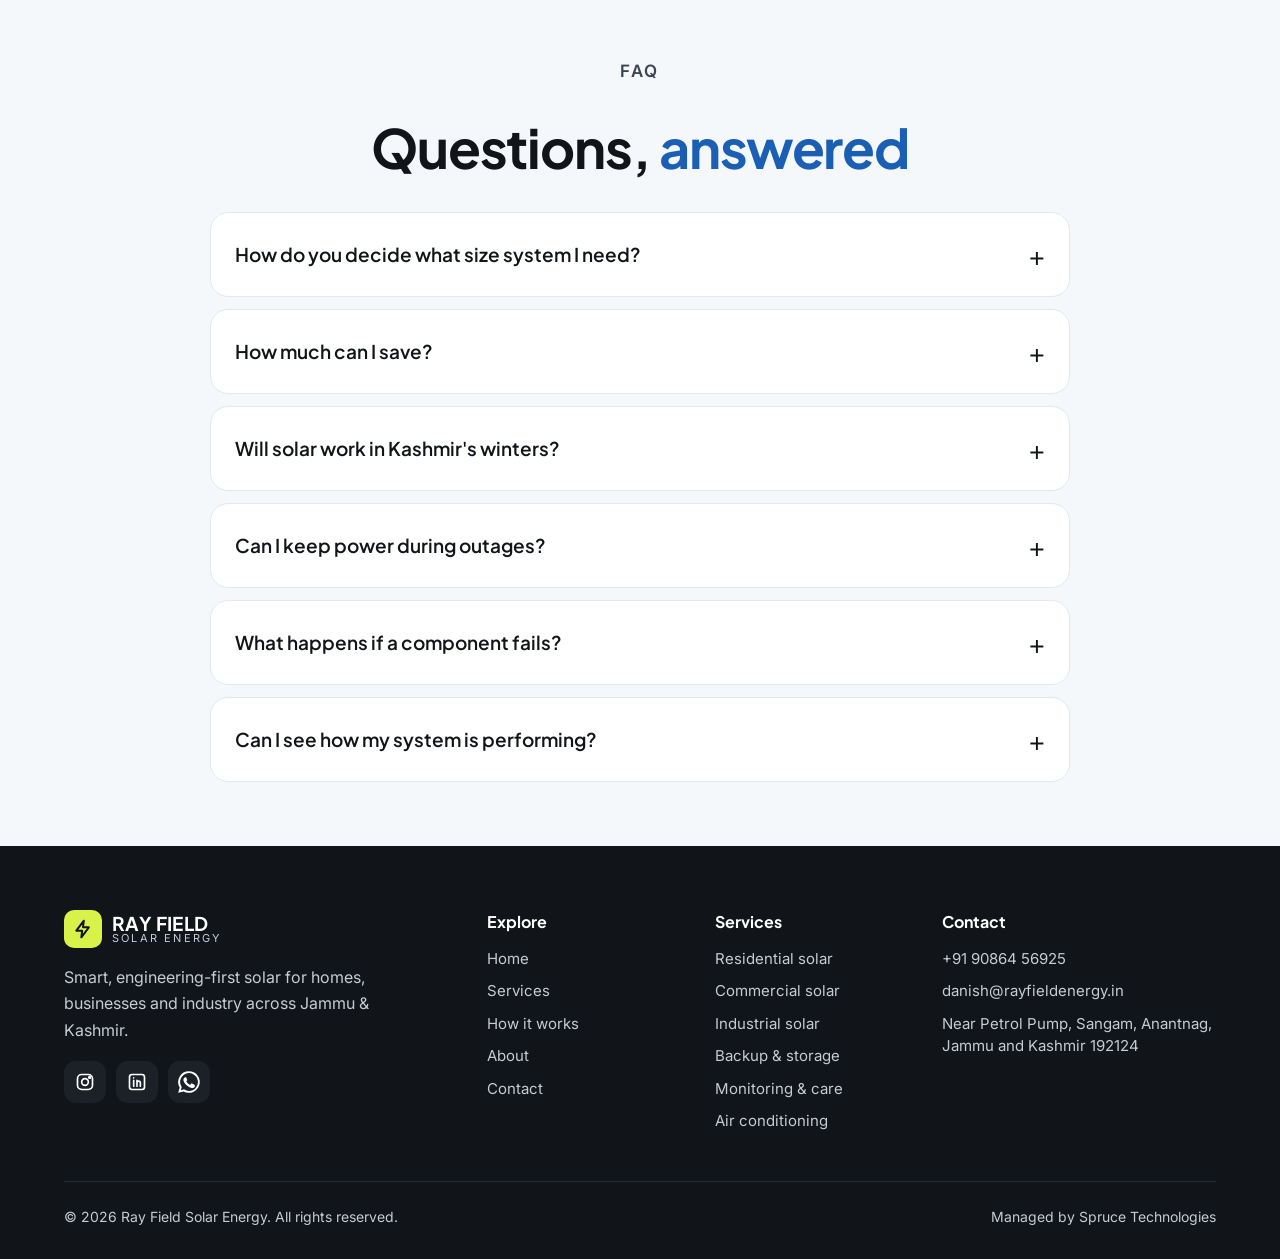
<file: contact.html>
<!doctype html>
<html lang="en" class="no-js">
<head>
<meta charset="utf-8">
<meta name="viewport" content="width=device-width, initial-scale=1">
<title>Contact Us | Ray Field Solar Energy</title>
<meta name="description" content="Get a free solar consultation and quote from Ray Field Solar Energy in Jammu & Kashmir. Call, WhatsApp or send us a message.">
<meta name="theme-color" content="#8EC3EA">
<meta property="og:title" content="Contact Us | Ray Field Solar Energy">
<meta property="og:description" content="Get a free solar consultation and quote from Ray Field Solar Energy in Jammu & Kashmir. Call, WhatsApp or send us a message.">
<meta property="og:image" content="assets/img/kashmir-solar-home.jpg">
<link rel="icon" href="assets/img/favicon.svg" type="image/svg+xml">
<link rel="preconnect" href="https://fonts.googleapis.com">
<link rel="preconnect" href="https://fonts.gstatic.com" crossorigin>
<link href="https://fonts.googleapis.com/css2?family=Plus+Jakarta+Sans:wght@500;600;700;800&family=Inter:wght@400;500;600&family=Instrument+Serif:ital@0;1&display=swap" rel="stylesheet">
<link rel="stylesheet" href="assets/css/styles.css">
</head>
<body>
<a class="skip" href="#main">Skip to content</a>
<header class="site-header">
<div class="container nav">
<a class="logo" href="index.html" aria-label="Ray Field Solar Energy home"><span class="logo-mark"><svg width="20" height="20" viewBox="0 0 24 24" fill="none" stroke="#111418" stroke-width="2.4" stroke-linecap="round" stroke-linejoin="round" aria-hidden="true"><path d="M13 2 4 14h7l-1 8 9-12h-7z"/></svg></span><span class="logo-text"><b>RAY FIELD</b><small>SOLAR ENERGY</small></span></a>
<nav aria-label="Main"><ul class="menu" id="menu"><li><a href="index.html">Home</a></li><li><a href="services.html">Services</a></li><li><a href="how-it-works.html">How it works</a></li><li><a href="about.html">About</a></li><li><a href="contact.html" aria-current="page">Contact</a></li></ul></nav>
<a class="btn btn-light" href="contact.html#quote">Get Consultation<span class="arr"><svg width="18" height="18" viewBox="0 0 24 24" fill="none" stroke="currentColor" stroke-width="2.4" stroke-linecap="round" aria-hidden="true"><path d="M5 12h14M13 6l6 6-6 6"/></svg></span></a>
<button class="menu-toggle" aria-controls="menu" aria-expanded="false" aria-label="Open menu"><svg width="22" height="22" viewBox="0 0 24 24" fill="none" stroke="currentColor" stroke-width="2" stroke-linecap="round" stroke-linejoin="round" aria-hidden="true"><path d="M4 7h16M4 12h16M4 17h16"/></svg></button>
</div>
</header>
<main id="main">
<section class="page-hero">
<div class="sun" aria-hidden="true"></div>
<div class="cloud" aria-hidden="true" style="top:140px;width:260px;height:60px;animation-duration:70s;animation-delay:-20s"></div>
<div class="cloud" aria-hidden="true" style="top:300px;width:180px;height:44px;animation-duration:95s;animation-delay:-60s"></div>
<div class="cloud" aria-hidden="true" style="top:90px;width:320px;height:70px;animation-duration:120s;animation-delay:-5s"></div>
<div class="container" style="position:relative">
<span class="pill fu d1"><span>Contact</span>Ray Field Solar Energy</span>
<h1 class="fu d2">Let's power your <span class="serif">future</span> together</h1>
<p class="lead fu d3">Get a free consultation and a quote sized to your bill. Call, WhatsApp or send a message, and our team will get back to you quickly.</p>
</div>
</section>
<section class="section" id="quote" style="padding-top:24px">
<div class="container">
<div class="cta-box reveal">
<div>
<h2>Get your free quote</h2>
<p>Tell us a little about your property and we will be in touch.</p>
<ul class="contact-list">
<li><span class="ic"><svg width="20" height="20" viewBox="0 0 24 24" fill="none" stroke="currentColor" stroke-width="2" stroke-linecap="round" stroke-linejoin="round" aria-hidden="true"><path d="M5 4h4l2 5-2.5 1.5a11 11 0 0 0 5 5L15 13l5 2v4a2 2 0 0 1-2 2A16 16 0 0 1 3 6a2 2 0 0 1 2-2"/></svg></span><span><small>Call us</small><a href="tel:+919086456925">+91 90864 56925</a></span></li>
<li><span class="ic"><svg width="20" height="20" viewBox="0 0 24 24" fill="none" stroke="currentColor" stroke-width="2" stroke-linecap="round" stroke-linejoin="round" aria-hidden="true"><rect x="3" y="5" width="18" height="14" rx="2"/><path d="m3 7 9 6 9-6"/></svg></span><span><small>Email</small><a href="mailto:danish@rayfieldenergy.in">danish@rayfieldenergy.in</a></span></li>
<li><span class="ic"><svg width="20" height="20" viewBox="0 0 24 24" fill="none" stroke="currentColor" stroke-width="2" stroke-linecap="round" stroke-linejoin="round" aria-hidden="true"><path d="M12 21s-7-6.2-7-11a7 7 0 0 1 14 0c0 4.8-7 11-7 11z"/><circle cx="12" cy="10" r="2.5"/></svg></span><span><small>Visit</small>Near Petrol Pump, Sangam, Anantnag, Jammu and Kashmir 192124</span></li>
</ul>
</div>
<form class="quote" novalidate><input type="text" name="_honey" tabindex="-1" autocomplete="off" aria-hidden="true" style="position:absolute;left:-9999px;width:1px;height:1px;opacity:0">
<label>Name<input name="Name" type="text" autocomplete="name" required><span class="err" data-err-for="Name" aria-live="polite"></span></label>
<label>Phone<input name="Phone" type="tel" autocomplete="tel" inputmode="tel" required><span class="err" data-err-for="Phone" aria-live="polite"></span></label>
<label>Property type<select name="Property"><option>Home</option><option>Business</option><option>Industry</option><option>Air conditioning</option></select></label>
<label>Monthly bill (₹)<input name="Monthly bill" type="number" min="0" inputmode="numeric"></label>
<label class="full">Message<textarea name="Message" placeholder="Tell us about your roof, location or questions"></textarea></label>
<button class="btn btn-dark full" type="submit">Get Free Consultation<span class="arr"><svg width="18" height="18" viewBox="0 0 24 24" fill="none" stroke="currentColor" stroke-width="2.4" stroke-linecap="round" aria-hidden="true"><path d="M5 12h14M13 6l6 6-6 6"/></svg></span></button>
<p class="note full form-status" aria-live="polite">Your enquiry goes straight to our team and we usually reply within one working day.</p>
</form>
</div>
</div>
</section>
<section class="section" style="padding-top:0">
<div class="container">
<div class="map reveal"><iframe title="Map showing our location" loading="lazy" referrerpolicy="no-referrer-when-downgrade" src="https://www.google.com/maps?q=Petrol+Pump,+Sangam,+Anantnag,+Jammu+and+Kashmir+192124&output=embed"></iframe></div>
</div>
</section>
<section class="section" id="faq" style="background:var(--sky-4)">
<div class="container">
<div class="section-head center reveal"><p class="eyebrow">FAQ</p><h2>Questions, <span class="serif">answered</span></h2></div>
<div class="faq"><details class="reveal"><summary>How do you decide what size system I need?</summary><p>We start with your electricity bills. By looking at how much power you use and when, we size a system that cuts your bill as much as possible without paying for capacity you will not use.</p></details><details class="reveal"><summary>How much can I save?</summary><p>Many customers can reduce their electricity bill by up to 90%. Your exact savings depend on your usage, roof and system size, and we show you the numbers before you commit.</p></details><details class="reveal"><summary>Will solar work in Kashmir's winters?</summary><p>Yes. We simulate every system against local conditions before installing, and panel-level monitoring and optimisation help keep output up even when one panel is affected by shade or snow.</p></details><details class="reveal"><summary>Can I keep power during outages?</summary><p>Yes, with a backup or battery storage system. We design it to keep your essential loads running when the grid is down.</p></details><details class="reveal"><summary>What happens if a component fails?</summary><p>If a component fails during the warranty period, we aim to replace it within 24–48 hours to keep downtime to a minimum.</p></details><details class="reveal"><summary>Can I see how my system is performing?</summary><p>Yes. Our monitoring shows your generation, consumption, grid import and export, and savings in real time.</p></details></div>
</div>
</section>

</main>
<footer class="site-footer">
<div class="container">
<div class="foot-grid">
<div>
<a class="logo" href="index.html"><span class="logo-mark"><svg width="20" height="20" viewBox="0 0 24 24" fill="none" stroke="#111418" stroke-width="2.4" stroke-linecap="round" stroke-linejoin="round" aria-hidden="true"><path d="M13 2 4 14h7l-1 8 9-12h-7z"/></svg></span><span class="logo-text"><b>RAY FIELD</b><small>SOLAR ENERGY</small></span></a>
<p style="margin-top:16px;max-width:320px;line-height:1.65">Smart, engineering-first solar for homes, businesses and industry across Jammu &amp; Kashmir.</p>
<div class="socials"><a href="[INSTAGRAM URL]" aria-label="Instagram"><svg width="20" height="20" viewBox="0 0 24 24" fill="none" stroke="currentColor" stroke-width="2" stroke-linecap="round" stroke-linejoin="round" aria-hidden="true"><rect x="3" y="3" width="18" height="18" rx="5"/><circle cx="12" cy="12" r="4"/><circle cx="17.5" cy="6.5" r="1" fill="currentColor"/></svg></a><a href="[LINKEDIN URL]" aria-label="LinkedIn"><svg width="20" height="20" viewBox="0 0 24 24" fill="none" stroke="currentColor" stroke-width="2" stroke-linecap="round" stroke-linejoin="round" aria-hidden="true"><rect x="3" y="3" width="18" height="18" rx="3"/><path d="M8 10v7M8 7v.01M12 17v-4a2 2 0 0 1 4 0v4M12 10v7"/></svg></a><a href="https://wa.me/919086456925" aria-label="WhatsApp"><svg width="26" height="26" viewBox="0 0 24 24" fill="currentColor" aria-hidden="true"><path d="M12 2a10 10 0 0 0-8.6 15.1L2 22l5-1.3A10 10 0 1 0 12 2zm0 18.2a8.2 8.2 0 0 1-4.2-1.2l-.3-.2-3 .8.8-2.9-.2-.3A8.2 8.2 0 1 1 12 20.2zm4.5-6.1c-.2-.1-1.5-.7-1.7-.8-.2-.1-.4-.1-.6.1l-.8 1c-.1.2-.3.2-.5.1a6.7 6.7 0 0 1-3.3-2.9c-.3-.4.2-.4.7-1.3.1-.2 0-.3 0-.4l-.8-1.8c-.2-.5-.4-.4-.6-.4h-.5a1 1 0 0 0-.7.3 3 3 0 0 0-.9 2.2 5.2 5.2 0 0 0 1.1 2.7 11.8 11.8 0 0 0 4.5 4c1.7.7 2.3.8 3.2.6.5-.1 1.5-.6 1.7-1.2.2-.6.2-1.1.2-1.2-.1-.1-.3-.2-.5-.3z"/></svg></a></div>
</div>
<div><h4>Explore</h4><ul><li><a href="index.html">Home</a></li><li><a href="services.html">Services</a></li><li><a href="how-it-works.html">How it works</a></li><li><a href="about.html">About</a></li><li><a href="contact.html">Contact</a></li></ul></div>
<div><h4>Services</h4><ul><li><a href="services.html#homes">Residential solar</a></li><li><a href="services.html#business">Commercial solar</a></li><li><a href="services.html#industry">Industrial solar</a></li><li><a href="services.html#storage">Backup &amp; storage</a></li><li><a href="services.html#monitoring">Monitoring &amp; care</a></li><li><a href="services.html#air-conditioning">Air conditioning</a></li></ul></div>
<div><h4>Contact</h4><ul><li><a href="tel:+919086456925">+91 90864 56925</a></li><li><a href="mailto:danish@rayfieldenergy.in">danish@rayfieldenergy.in</a></li><li>Near Petrol Pump, Sangam, Anantnag, Jammu and Kashmir 192124</li></ul></div>
</div>
<div class="foot-bottom"><p>&copy; <span data-year>2026</span> Ray Field Solar Energy. All rights reserved.</p><p>Managed by Spruce Technologies</p></div>
</div>
</footer>
<a class="wa-float" href="https://wa.me/919086456925" aria-label="Chat with us on WhatsApp"><svg width="26" height="26" viewBox="0 0 24 24" fill="currentColor" aria-hidden="true"><path d="M12 2a10 10 0 0 0-8.6 15.1L2 22l5-1.3A10 10 0 1 0 12 2zm0 18.2a8.2 8.2 0 0 1-4.2-1.2l-.3-.2-3 .8.8-2.9-.2-.3A8.2 8.2 0 1 1 12 20.2zm4.5-6.1c-.2-.1-1.5-.7-1.7-.8-.2-.1-.4-.1-.6.1l-.8 1c-.1.2-.3.2-.5.1a6.7 6.7 0 0 1-3.3-2.9c-.3-.4.2-.4.7-1.3.1-.2 0-.3 0-.4l-.8-1.8c-.2-.5-.4-.4-.6-.4h-.5a1 1 0 0 0-.7.3 3 3 0 0 0-.9 2.2 5.2 5.2 0 0 0 1.1 2.7 11.8 11.8 0 0 0 4.5 4c1.7.7 2.3.8 3.2.6.5-.1 1.5-.6 1.7-1.2.2-.6.2-1.1.2-1.2-.1-.1-.3-.2-.5-.3z"/></svg></a>
<script src="assets/js/main.js"></script>
</body>
</html>
</file>
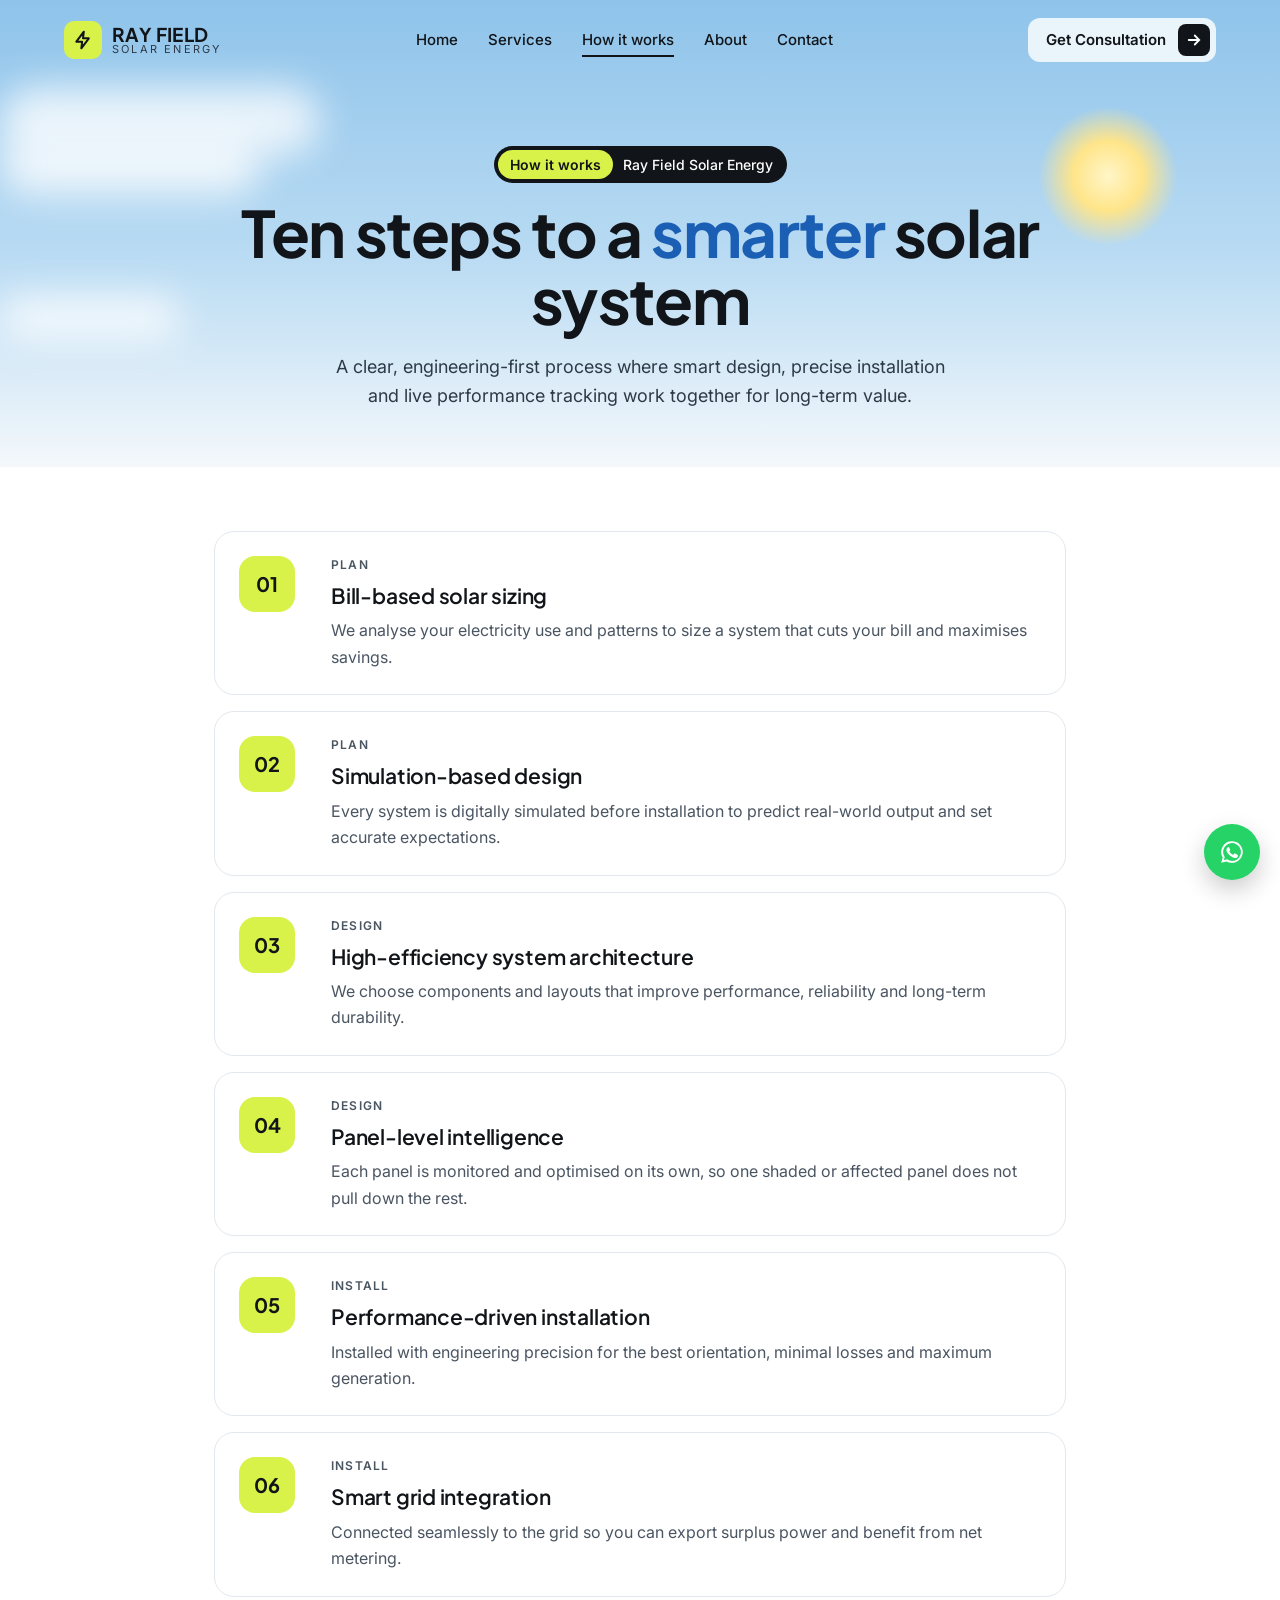
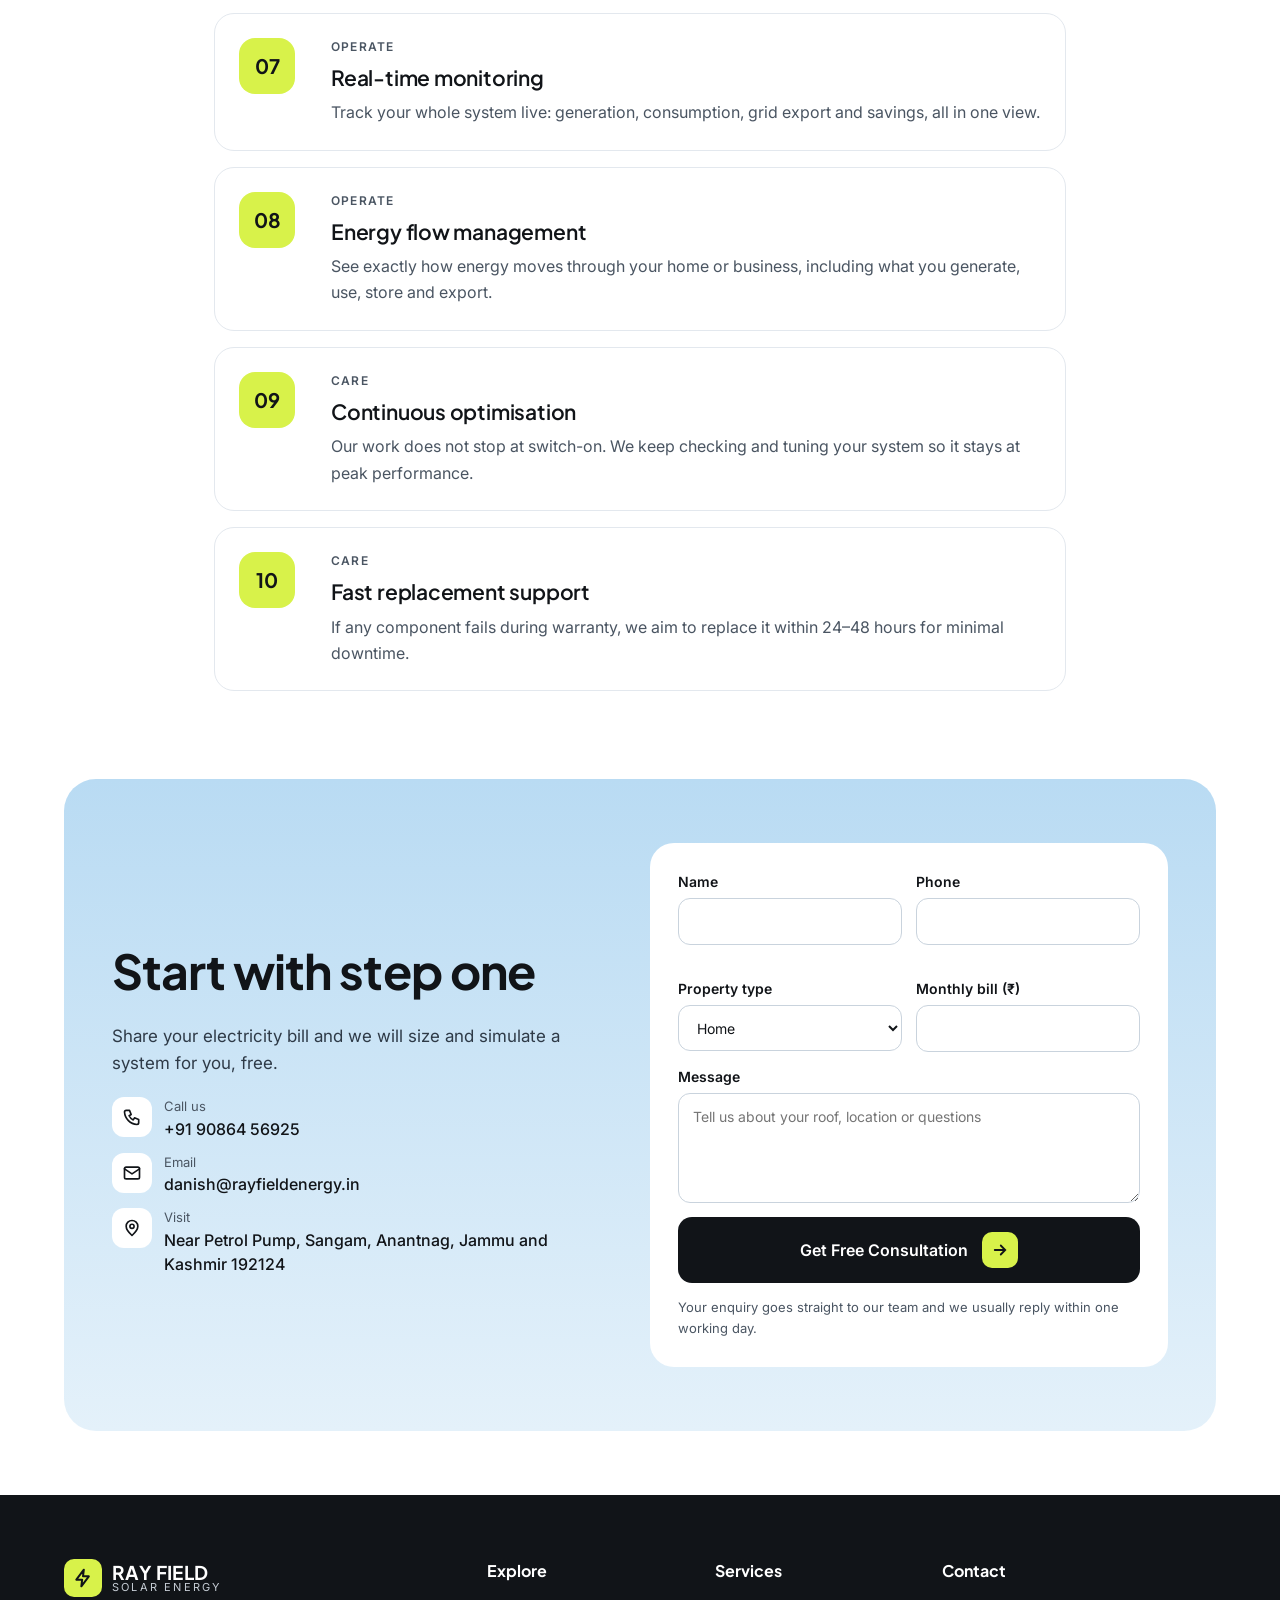
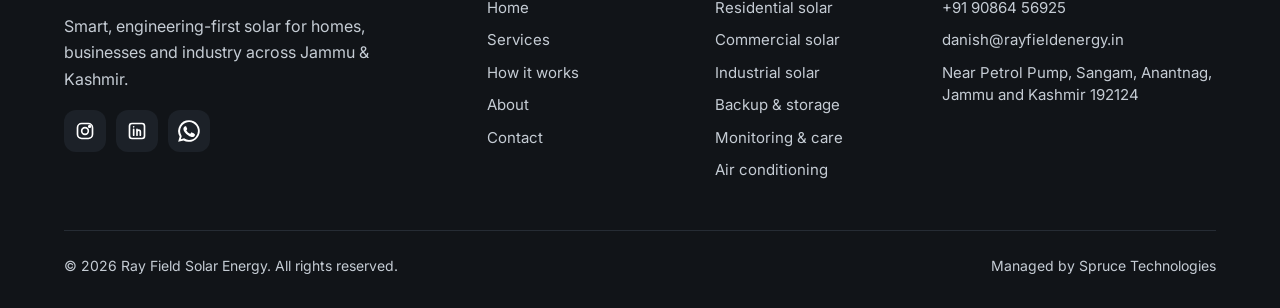
<file: how-it-works.html>
<!doctype html>
<html lang="en" class="no-js">
<head>
<meta charset="utf-8">
<meta name="viewport" content="width=device-width, initial-scale=1">
<title>How It Works | Ray Field Solar Energy</title>
<meta name="description" content="Our 10-step, engineering-first solar process: bill-based sizing, simulation, precise installation, real-time monitoring and fast support.">
<meta name="theme-color" content="#8EC3EA">
<meta property="og:title" content="How It Works | Ray Field Solar Energy">
<meta property="og:description" content="Our 10-step, engineering-first solar process: bill-based sizing, simulation, precise installation, real-time monitoring and fast support.">
<meta property="og:image" content="assets/img/kashmir-solar-home.jpg">
<link rel="icon" href="assets/img/favicon.svg" type="image/svg+xml">
<link rel="preconnect" href="https://fonts.googleapis.com">
<link rel="preconnect" href="https://fonts.gstatic.com" crossorigin>
<link href="https://fonts.googleapis.com/css2?family=Plus+Jakarta+Sans:wght@500;600;700;800&family=Inter:wght@400;500;600&family=Instrument+Serif:ital@0;1&display=swap" rel="stylesheet">
<link rel="stylesheet" href="assets/css/styles.css">
</head>
<body>
<a class="skip" href="#main">Skip to content</a>
<header class="site-header">
<div class="container nav">
<a class="logo" href="index.html" aria-label="Ray Field Solar Energy home"><span class="logo-mark"><svg width="20" height="20" viewBox="0 0 24 24" fill="none" stroke="#111418" stroke-width="2.4" stroke-linecap="round" stroke-linejoin="round" aria-hidden="true"><path d="M13 2 4 14h7l-1 8 9-12h-7z"/></svg></span><span class="logo-text"><b>RAY FIELD</b><small>SOLAR ENERGY</small></span></a>
<nav aria-label="Main"><ul class="menu" id="menu"><li><a href="index.html">Home</a></li><li><a href="services.html">Services</a></li><li><a href="how-it-works.html" aria-current="page">How it works</a></li><li><a href="about.html">About</a></li><li><a href="contact.html">Contact</a></li></ul></nav>
<a class="btn btn-light" href="contact.html#quote">Get Consultation<span class="arr"><svg width="18" height="18" viewBox="0 0 24 24" fill="none" stroke="currentColor" stroke-width="2.4" stroke-linecap="round" aria-hidden="true"><path d="M5 12h14M13 6l6 6-6 6"/></svg></span></a>
<button class="menu-toggle" aria-controls="menu" aria-expanded="false" aria-label="Open menu"><svg width="22" height="22" viewBox="0 0 24 24" fill="none" stroke="currentColor" stroke-width="2" stroke-linecap="round" stroke-linejoin="round" aria-hidden="true"><path d="M4 7h16M4 12h16M4 17h16"/></svg></button>
</div>
</header>
<main id="main">
<section class="page-hero">
<div class="sun" aria-hidden="true"></div>
<div class="cloud" aria-hidden="true" style="top:140px;width:260px;height:60px;animation-duration:70s;animation-delay:-20s"></div>
<div class="cloud" aria-hidden="true" style="top:300px;width:180px;height:44px;animation-duration:95s;animation-delay:-60s"></div>
<div class="cloud" aria-hidden="true" style="top:90px;width:320px;height:70px;animation-duration:120s;animation-delay:-5s"></div>
<div class="container" style="position:relative">
<span class="pill fu d1"><span>How it works</span>Ray Field Solar Energy</span>
<h1 class="fu d2">Ten steps to a <span class="serif">smarter</span> solar system</h1>
<p class="lead fu d3">A clear, engineering-first process where smart design, precise installation and live performance tracking work together for long-term value.</p>
</div>
</section>
<section class="section">
<div class="container" style="max-width:900px">
<div class="timeline"><div class="tl lift reveal"><span class="n">01</span><div><span class="phase">Plan</span><h3>Bill-based solar sizing</h3><p>We analyse your electricity use and patterns to size a system that cuts your bill and maximises savings.</p></div></div><div class="tl lift reveal"><span class="n">02</span><div><span class="phase">Plan</span><h3>Simulation-based design</h3><p>Every system is digitally simulated before installation to predict real-world output and set accurate expectations.</p></div></div><div class="tl lift reveal"><span class="n">03</span><div><span class="phase">Design</span><h3>High-efficiency system architecture</h3><p>We choose components and layouts that improve performance, reliability and long-term durability.</p></div></div><div class="tl lift reveal"><span class="n">04</span><div><span class="phase">Design</span><h3>Panel-level intelligence</h3><p>Each panel is monitored and optimised on its own, so one shaded or affected panel does not pull down the rest.</p></div></div><div class="tl lift reveal"><span class="n">05</span><div><span class="phase">Install</span><h3>Performance-driven installation</h3><p>Installed with engineering precision for the best orientation, minimal losses and maximum generation.</p></div></div><div class="tl lift reveal"><span class="n">06</span><div><span class="phase">Install</span><h3>Smart grid integration</h3><p>Connected seamlessly to the grid so you can export surplus power and benefit from net metering.</p></div></div><div class="tl lift reveal"><span class="n">07</span><div><span class="phase">Operate</span><h3>Real-time monitoring</h3><p>Track your whole system live: generation, consumption, grid export and savings, all in one view.</p></div></div><div class="tl lift reveal"><span class="n">08</span><div><span class="phase">Operate</span><h3>Energy flow management</h3><p>See exactly how energy moves through your home or business, including what you generate, use, store and export.</p></div></div><div class="tl lift reveal"><span class="n">09</span><div><span class="phase">Care</span><h3>Continuous optimisation</h3><p>Our work does not stop at switch-on. We keep checking and tuning your system so it stays at peak performance.</p></div></div><div class="tl lift reveal"><span class="n">10</span><div><span class="phase">Care</span><h3>Fast replacement support</h3><p>If any component fails during warranty, we aim to replace it within 24–48 hours for minimal downtime.</p></div></div></div>
</div>
</section>
<section class="section" id="quote" style="padding-top:24px">
<div class="container">
<div class="cta-box reveal">
<div>
<h2>Start with step one</h2>
<p>Share your electricity bill and we will size and simulate a system for you, free.</p>
<ul class="contact-list">
<li><span class="ic"><svg width="20" height="20" viewBox="0 0 24 24" fill="none" stroke="currentColor" stroke-width="2" stroke-linecap="round" stroke-linejoin="round" aria-hidden="true"><path d="M5 4h4l2 5-2.5 1.5a11 11 0 0 0 5 5L15 13l5 2v4a2 2 0 0 1-2 2A16 16 0 0 1 3 6a2 2 0 0 1 2-2"/></svg></span><span><small>Call us</small><a href="tel:+919086456925">+91 90864 56925</a></span></li>
<li><span class="ic"><svg width="20" height="20" viewBox="0 0 24 24" fill="none" stroke="currentColor" stroke-width="2" stroke-linecap="round" stroke-linejoin="round" aria-hidden="true"><rect x="3" y="5" width="18" height="14" rx="2"/><path d="m3 7 9 6 9-6"/></svg></span><span><small>Email</small><a href="mailto:danish@rayfieldenergy.in">danish@rayfieldenergy.in</a></span></li>
<li><span class="ic"><svg width="20" height="20" viewBox="0 0 24 24" fill="none" stroke="currentColor" stroke-width="2" stroke-linecap="round" stroke-linejoin="round" aria-hidden="true"><path d="M12 21s-7-6.2-7-11a7 7 0 0 1 14 0c0 4.8-7 11-7 11z"/><circle cx="12" cy="10" r="2.5"/></svg></span><span><small>Visit</small>Near Petrol Pump, Sangam, Anantnag, Jammu and Kashmir 192124</span></li>
</ul>
</div>
<form class="quote" novalidate><input type="text" name="_honey" tabindex="-1" autocomplete="off" aria-hidden="true" style="position:absolute;left:-9999px;width:1px;height:1px;opacity:0">
<label>Name<input name="Name" type="text" autocomplete="name" required><span class="err" data-err-for="Name" aria-live="polite"></span></label>
<label>Phone<input name="Phone" type="tel" autocomplete="tel" inputmode="tel" required><span class="err" data-err-for="Phone" aria-live="polite"></span></label>
<label>Property type<select name="Property"><option>Home</option><option>Business</option><option>Industry</option><option>Air conditioning</option></select></label>
<label>Monthly bill (₹)<input name="Monthly bill" type="number" min="0" inputmode="numeric"></label>
<label class="full">Message<textarea name="Message" placeholder="Tell us about your roof, location or questions"></textarea></label>
<button class="btn btn-dark full" type="submit">Get Free Consultation<span class="arr"><svg width="18" height="18" viewBox="0 0 24 24" fill="none" stroke="currentColor" stroke-width="2.4" stroke-linecap="round" aria-hidden="true"><path d="M5 12h14M13 6l6 6-6 6"/></svg></span></button>
<p class="note full form-status" aria-live="polite">Your enquiry goes straight to our team and we usually reply within one working day.</p>
</form>
</div>
</div>
</section>
</main>
<footer class="site-footer">
<div class="container">
<div class="foot-grid">
<div>
<a class="logo" href="index.html"><span class="logo-mark"><svg width="20" height="20" viewBox="0 0 24 24" fill="none" stroke="#111418" stroke-width="2.4" stroke-linecap="round" stroke-linejoin="round" aria-hidden="true"><path d="M13 2 4 14h7l-1 8 9-12h-7z"/></svg></span><span class="logo-text"><b>RAY FIELD</b><small>SOLAR ENERGY</small></span></a>
<p style="margin-top:16px;max-width:320px;line-height:1.65">Smart, engineering-first solar for homes, businesses and industry across Jammu &amp; Kashmir.</p>
<div class="socials"><a href="[INSTAGRAM URL]" aria-label="Instagram"><svg width="20" height="20" viewBox="0 0 24 24" fill="none" stroke="currentColor" stroke-width="2" stroke-linecap="round" stroke-linejoin="round" aria-hidden="true"><rect x="3" y="3" width="18" height="18" rx="5"/><circle cx="12" cy="12" r="4"/><circle cx="17.5" cy="6.5" r="1" fill="currentColor"/></svg></a><a href="[LINKEDIN URL]" aria-label="LinkedIn"><svg width="20" height="20" viewBox="0 0 24 24" fill="none" stroke="currentColor" stroke-width="2" stroke-linecap="round" stroke-linejoin="round" aria-hidden="true"><rect x="3" y="3" width="18" height="18" rx="3"/><path d="M8 10v7M8 7v.01M12 17v-4a2 2 0 0 1 4 0v4M12 10v7"/></svg></a><a href="https://wa.me/919086456925" aria-label="WhatsApp"><svg width="26" height="26" viewBox="0 0 24 24" fill="currentColor" aria-hidden="true"><path d="M12 2a10 10 0 0 0-8.6 15.1L2 22l5-1.3A10 10 0 1 0 12 2zm0 18.2a8.2 8.2 0 0 1-4.2-1.2l-.3-.2-3 .8.8-2.9-.2-.3A8.2 8.2 0 1 1 12 20.2zm4.5-6.1c-.2-.1-1.5-.7-1.7-.8-.2-.1-.4-.1-.6.1l-.8 1c-.1.2-.3.2-.5.1a6.7 6.7 0 0 1-3.3-2.9c-.3-.4.2-.4.7-1.3.1-.2 0-.3 0-.4l-.8-1.8c-.2-.5-.4-.4-.6-.4h-.5a1 1 0 0 0-.7.3 3 3 0 0 0-.9 2.2 5.2 5.2 0 0 0 1.1 2.7 11.8 11.8 0 0 0 4.5 4c1.7.7 2.3.8 3.2.6.5-.1 1.5-.6 1.7-1.2.2-.6.2-1.1.2-1.2-.1-.1-.3-.2-.5-.3z"/></svg></a></div>
</div>
<div><h4>Explore</h4><ul><li><a href="index.html">Home</a></li><li><a href="services.html">Services</a></li><li><a href="how-it-works.html">How it works</a></li><li><a href="about.html">About</a></li><li><a href="contact.html">Contact</a></li></ul></div>
<div><h4>Services</h4><ul><li><a href="services.html#homes">Residential solar</a></li><li><a href="services.html#business">Commercial solar</a></li><li><a href="services.html#industry">Industrial solar</a></li><li><a href="services.html#storage">Backup &amp; storage</a></li><li><a href="services.html#monitoring">Monitoring &amp; care</a></li><li><a href="services.html#air-conditioning">Air conditioning</a></li></ul></div>
<div><h4>Contact</h4><ul><li><a href="tel:+919086456925">+91 90864 56925</a></li><li><a href="mailto:danish@rayfieldenergy.in">danish@rayfieldenergy.in</a></li><li>Near Petrol Pump, Sangam, Anantnag, Jammu and Kashmir 192124</li></ul></div>
</div>
<div class="foot-bottom"><p>&copy; <span data-year>2026</span> Ray Field Solar Energy. All rights reserved.</p><p>Managed by Spruce Technologies</p></div>
</div>
</footer>
<a class="wa-float" href="https://wa.me/919086456925" aria-label="Chat with us on WhatsApp"><svg width="26" height="26" viewBox="0 0 24 24" fill="currentColor" aria-hidden="true"><path d="M12 2a10 10 0 0 0-8.6 15.1L2 22l5-1.3A10 10 0 1 0 12 2zm0 18.2a8.2 8.2 0 0 1-4.2-1.2l-.3-.2-3 .8.8-2.9-.2-.3A8.2 8.2 0 1 1 12 20.2zm4.5-6.1c-.2-.1-1.5-.7-1.7-.8-.2-.1-.4-.1-.6.1l-.8 1c-.1.2-.3.2-.5.1a6.7 6.7 0 0 1-3.3-2.9c-.3-.4.2-.4.7-1.3.1-.2 0-.3 0-.4l-.8-1.8c-.2-.5-.4-.4-.6-.4h-.5a1 1 0 0 0-.7.3 3 3 0 0 0-.9 2.2 5.2 5.2 0 0 0 1.1 2.7 11.8 11.8 0 0 0 4.5 4c1.7.7 2.3.8 3.2.6.5-.1 1.5-.6 1.7-1.2.2-.6.2-1.1.2-1.2-.1-.1-.3-.2-.5-.3z"/></svg></a>
<script src="assets/js/main.js"></script>
</body>
</html>
</file>
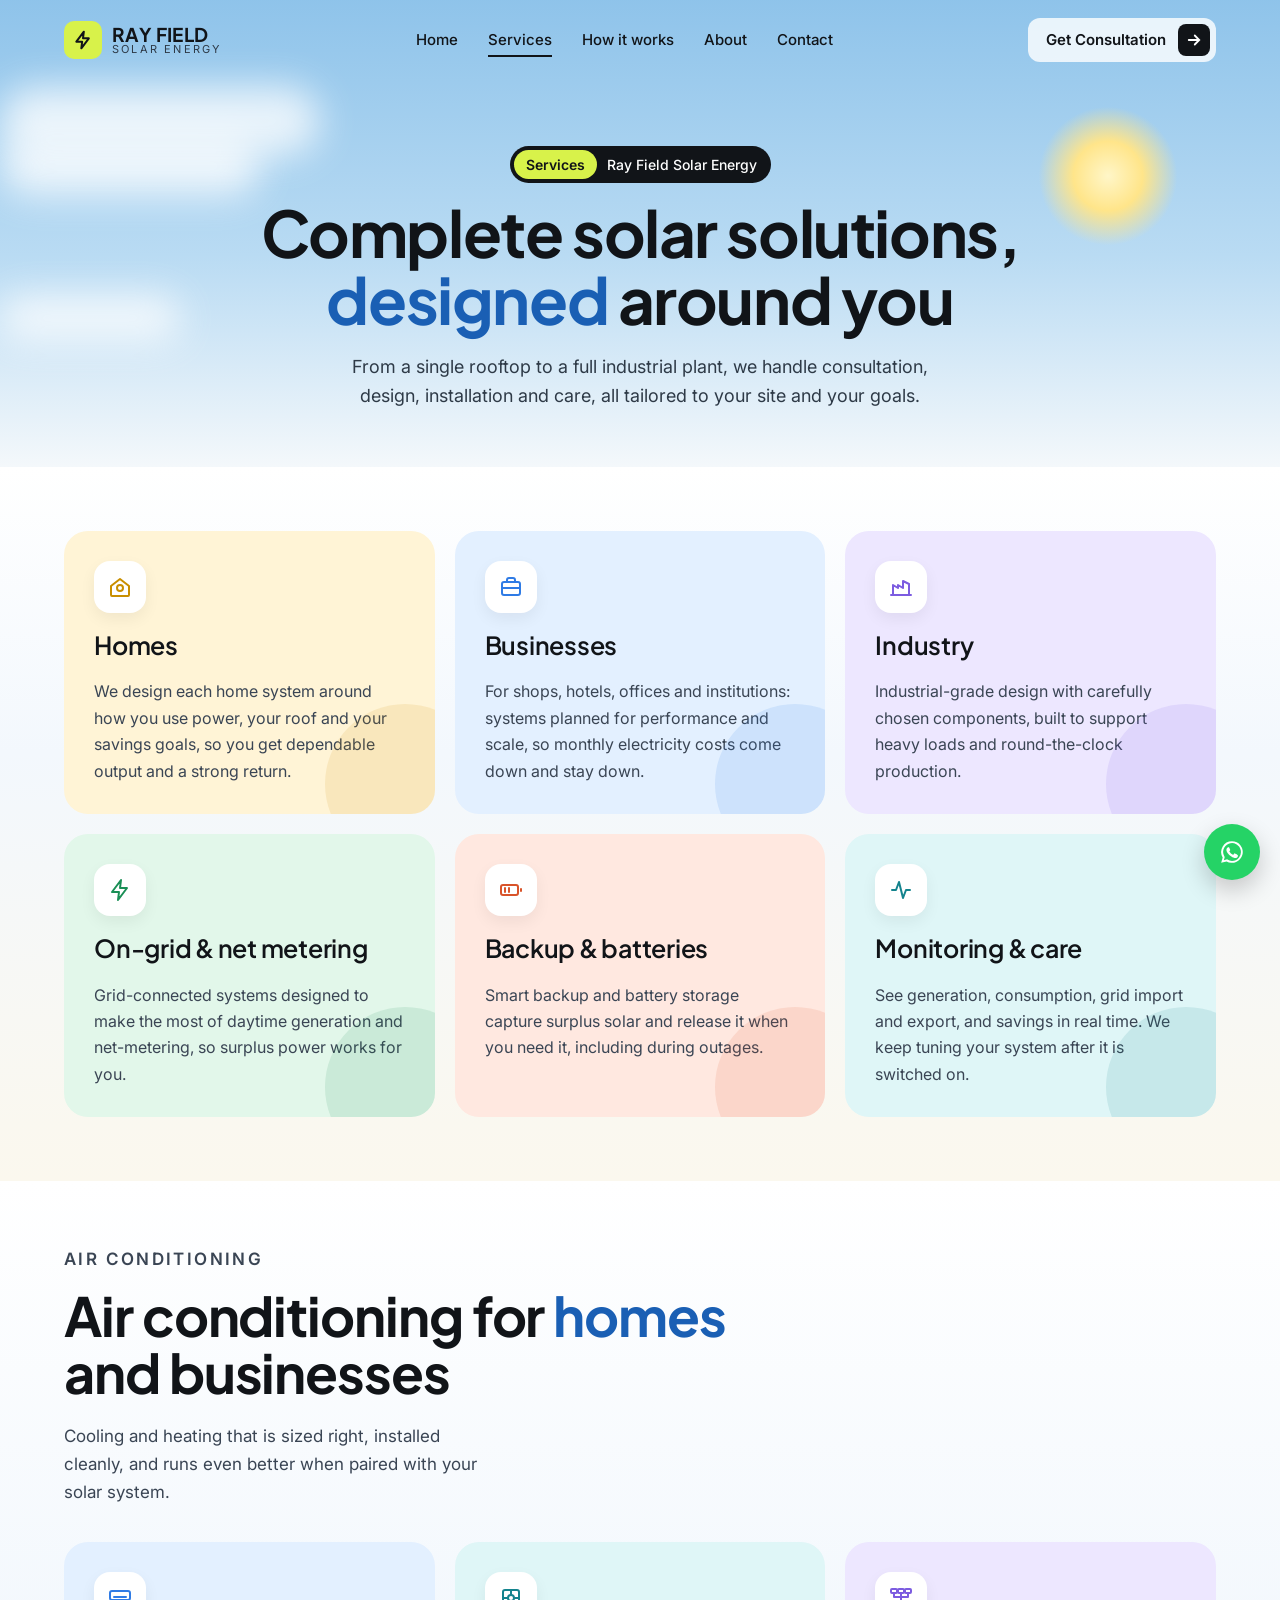
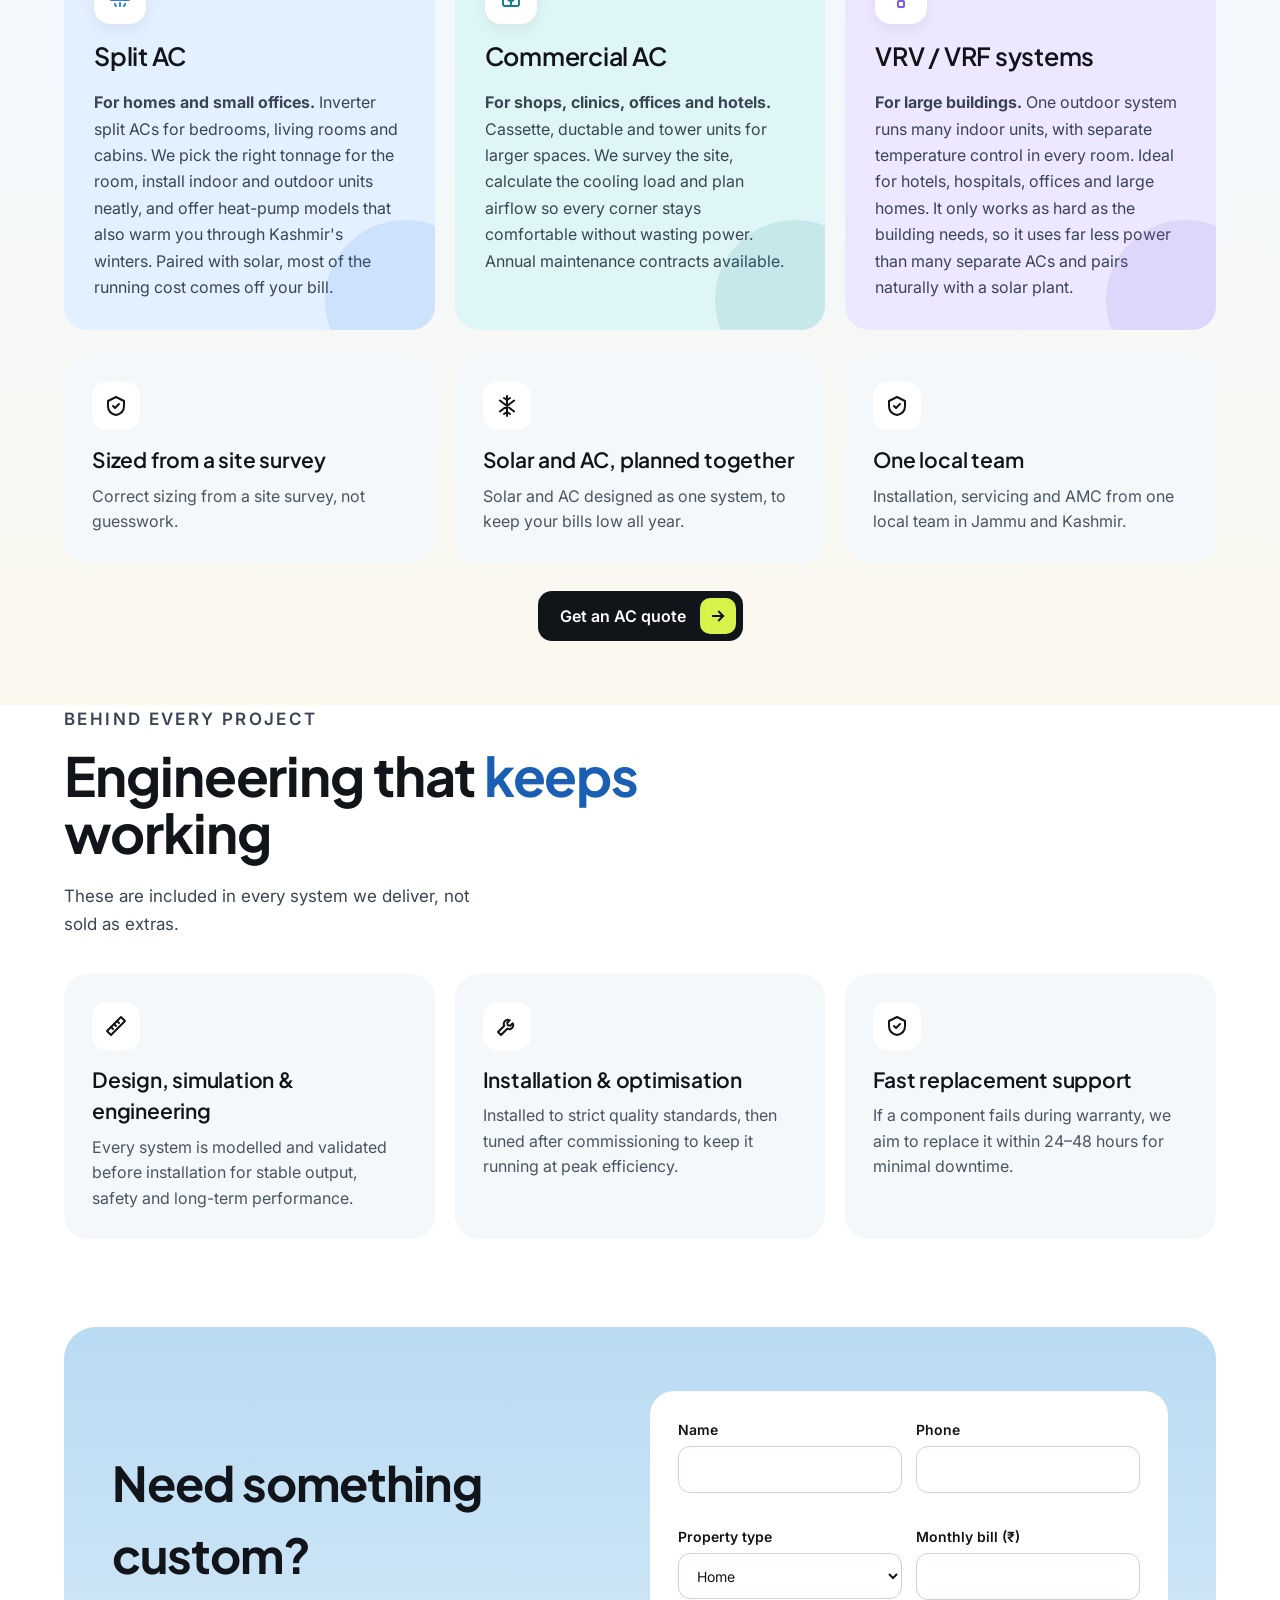
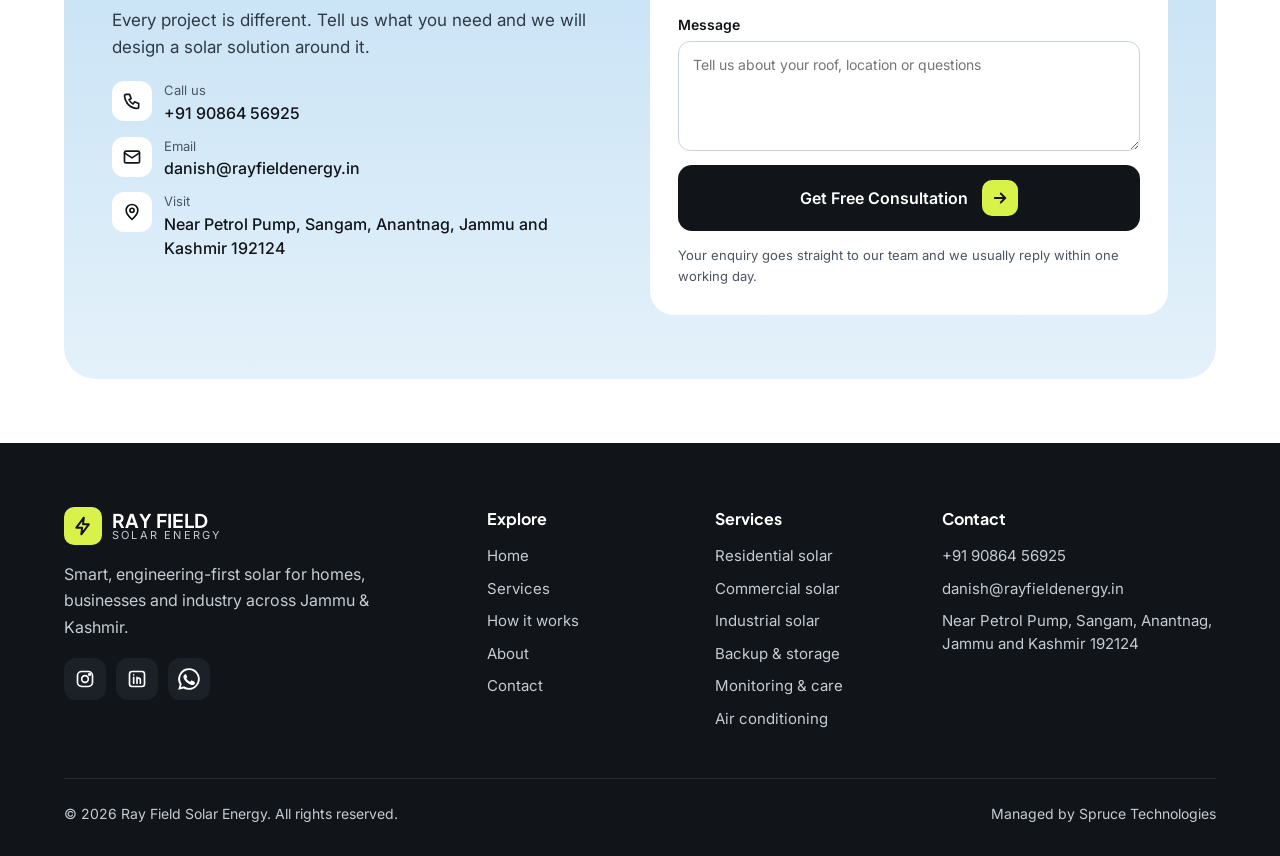
<file: services.html>
<!doctype html>
<html lang="en" class="no-js">
<head>
<meta charset="utf-8">
<meta name="viewport" content="width=device-width, initial-scale=1">
<title>Solar Services | Ray Field Solar Energy</title>
<meta name="description" content="Residential, commercial and industrial solar, on-grid systems, backup and storage, monitoring, design and installation in Jammu & Kashmir.">
<meta name="theme-color" content="#8EC3EA">
<meta property="og:title" content="Solar Services | Ray Field Solar Energy">
<meta property="og:description" content="Residential, commercial and industrial solar, on-grid systems, backup and storage, monitoring, design and installation in Jammu & Kashmir.">
<meta property="og:image" content="assets/img/kashmir-solar-home.jpg">
<link rel="icon" href="assets/img/favicon.svg" type="image/svg+xml">
<link rel="preconnect" href="https://fonts.googleapis.com">
<link rel="preconnect" href="https://fonts.gstatic.com" crossorigin>
<link href="https://fonts.googleapis.com/css2?family=Plus+Jakarta+Sans:wght@500;600;700;800&family=Inter:wght@400;500;600&family=Instrument+Serif:ital@0;1&display=swap" rel="stylesheet">
<link rel="stylesheet" href="assets/css/styles.css">
</head>
<body>
<a class="skip" href="#main">Skip to content</a>
<header class="site-header">
<div class="container nav">
<a class="logo" href="index.html" aria-label="Ray Field Solar Energy home"><span class="logo-mark"><svg width="20" height="20" viewBox="0 0 24 24" fill="none" stroke="#111418" stroke-width="2.4" stroke-linecap="round" stroke-linejoin="round" aria-hidden="true"><path d="M13 2 4 14h7l-1 8 9-12h-7z"/></svg></span><span class="logo-text"><b>RAY FIELD</b><small>SOLAR ENERGY</small></span></a>
<nav aria-label="Main"><ul class="menu" id="menu"><li><a href="index.html">Home</a></li><li><a href="services.html" aria-current="page">Services</a></li><li><a href="how-it-works.html">How it works</a></li><li><a href="about.html">About</a></li><li><a href="contact.html">Contact</a></li></ul></nav>
<a class="btn btn-light" href="contact.html#quote">Get Consultation<span class="arr"><svg width="18" height="18" viewBox="0 0 24 24" fill="none" stroke="currentColor" stroke-width="2.4" stroke-linecap="round" aria-hidden="true"><path d="M5 12h14M13 6l6 6-6 6"/></svg></span></a>
<button class="menu-toggle" aria-controls="menu" aria-expanded="false" aria-label="Open menu"><svg width="22" height="22" viewBox="0 0 24 24" fill="none" stroke="currentColor" stroke-width="2" stroke-linecap="round" stroke-linejoin="round" aria-hidden="true"><path d="M4 7h16M4 12h16M4 17h16"/></svg></button>
</div>
</header>
<main id="main">
<section class="page-hero">
<div class="sun" aria-hidden="true"></div>
<div class="cloud" aria-hidden="true" style="top:140px;width:260px;height:60px;animation-duration:70s;animation-delay:-20s"></div>
<div class="cloud" aria-hidden="true" style="top:300px;width:180px;height:44px;animation-duration:95s;animation-delay:-60s"></div>
<div class="cloud" aria-hidden="true" style="top:90px;width:320px;height:70px;animation-duration:120s;animation-delay:-5s"></div>
<div class="container" style="position:relative">
<span class="pill fu d1"><span>Services</span>Ray Field Solar Energy</span>
<h1 class="fu d2">Complete solar solutions, <span class="serif">designed</span> around you</h1>
<p class="lead fu d3">From a single rooftop to a full industrial plant, we handle consultation, design, installation and care, all tailored to your site and your goals.</p>
</div>
</section>
<section class="section services-bg">
<div class="container">
<div class="grid g3"><article id="homes" class="svc t-yellow lift reveal" data-delay="0"><span class="ic"><svg width="24" height="24" viewBox="0 0 24 24" fill="none" stroke="currentColor" stroke-width="2" stroke-linecap="round" stroke-linejoin="round" aria-hidden="true"><circle cx="12" cy="13" r="3"/><path d="M3 11l9-7 9 7v9a1 1 0 0 1-1 1H4a1 1 0 0 1-1-1z"/></svg></span><h3>Homes</h3><p>We design each home system around how you use power, your roof and your savings goals, so you get dependable output and a strong return.</p></article>
<article id="business" class="svc t-blue lift reveal" data-delay="90"><span class="ic"><svg width="24" height="24" viewBox="0 0 24 24" fill="none" stroke="currentColor" stroke-width="2" stroke-linecap="round" stroke-linejoin="round" aria-hidden="true"><rect x="3" y="7" width="18" height="13" rx="2"/><path d="M8 7V5a2 2 0 0 1 2-2h4a2 2 0 0 1 2 2v2M3 13h18"/></svg></span><h3>Businesses</h3><p>For shops, hotels, offices and institutions: systems planned for performance and scale, so monthly electricity costs come down and stay down.</p></article>
<article id="industry" class="svc t-violet lift reveal" data-delay="180"><span class="ic"><svg width="24" height="24" viewBox="0 0 24 24" fill="none" stroke="currentColor" stroke-width="2" stroke-linecap="round" stroke-linejoin="round" aria-hidden="true"><path d="M2 20h20M4 20V10l5 3V10l5 3V6l6 3v11"/></svg></span><h3>Industry</h3><p>Industrial-grade design with carefully chosen components, built to support heavy loads and round-the-clock production.</p></article>
<article id="grid" class="svc t-green lift reveal" data-delay="0"><span class="ic"><svg width="24" height="24" viewBox="0 0 24 24" fill="none" stroke="currentColor" stroke-width="2" stroke-linecap="round" stroke-linejoin="round" aria-hidden="true"><path d="M13 2 4 14h7l-1 8 9-12h-7z"/></svg></span><h3>On-grid &amp; net metering</h3><p>Grid-connected systems designed to make the most of daytime generation and net-metering, so surplus power works for you.</p></article>
<article id="storage" class="svc t-peach lift reveal" data-delay="90"><span class="ic"><svg width="24" height="24" viewBox="0 0 24 24" fill="none" stroke="currentColor" stroke-width="2" stroke-linecap="round" stroke-linejoin="round" aria-hidden="true"><rect x="2" y="7" width="17" height="10" rx="2"/><path d="M22 11v2M6 10v4M10 10v4"/></svg></span><h3>Backup &amp; batteries</h3><p>Smart backup and battery storage capture surplus solar and release it when you need it, including during outages.</p></article>
<article id="monitoring" class="svc t-aqua lift reveal" data-delay="180"><span class="ic"><svg width="24" height="24" viewBox="0 0 24 24" fill="none" stroke="currentColor" stroke-width="2" stroke-linecap="round" stroke-linejoin="round" aria-hidden="true"><path d="M3 12h4l3-8 4 16 3-8h4"/></svg></span><h3>Monitoring &amp; care</h3><p>See generation, consumption, grid import and export, and savings in real time. We keep tuning your system after it is switched on.</p></article></div>
</div>
</section>
<section class="section services-bg" id="air-conditioning">
<div class="container">
<div class="section-head reveal"><div><p class="eyebrow">Air conditioning</p><h2>Air conditioning for <span class="serif">homes</span> and businesses</h2></div><p>Cooling and heating that is sized right, installed cleanly, and runs even better when paired with your solar system.</p></div>
<div class="grid g3">
<article id="split-ac" class="svc t-blue lift reveal" data-delay="0"><span class="ic"><svg width="24" height="24" viewBox="0 0 24 24" fill="none" stroke="currentColor" stroke-width="2" stroke-linecap="round" stroke-linejoin="round" aria-hidden="true"><rect x="2" y="5" width="20" height="9" rx="2"/><path d="M6 11h12M7 18c0 1 1 2 1 2M12 17v3M17 18c0 1-1 2-1 2"/></svg></span><h3>Split AC</h3><p><strong>For homes and small offices.</strong> Inverter split ACs for bedrooms, living rooms and cabins. We pick the right tonnage for the room, install indoor and outdoor units neatly, and offer heat-pump models that also warm you through Kashmir's winters. Paired with solar, most of the running cost comes off your bill.</p></article>
<article id="commercial-ac" class="svc t-aqua lift reveal" data-delay="90"><span class="ic"><svg width="24" height="24" viewBox="0 0 24 24" fill="none" stroke="currentColor" stroke-width="2" stroke-linecap="round" stroke-linejoin="round" aria-hidden="true"><rect x="4" y="4" width="16" height="16" rx="2"/><circle cx="12" cy="12" r="3"/><path d="M12 4v5M12 15v5M4 12h5M15 12h5"/></svg></span><h3>Commercial AC</h3><p><strong>For shops, clinics, offices and hotels.</strong> Cassette, ductable and tower units for larger spaces. We survey the site, calculate the cooling load and plan airflow so every corner stays comfortable without wasting power. Annual maintenance contracts available.</p></article>
<article id="vrv-vrf" class="svc t-violet lift reveal" data-delay="180"><span class="ic"><svg width="24" height="24" viewBox="0 0 24 24" fill="none" stroke="currentColor" stroke-width="2" stroke-linecap="round" stroke-linejoin="round" aria-hidden="true"><rect x="9" y="15" width="6" height="6" rx="1"/><rect x="2" y="3" width="6" height="4" rx="1"/><rect x="9" y="3" width="6" height="4" rx="1"/><rect x="16" y="3" width="6" height="4" rx="1"/><path d="M5 7v4h14V7M12 7v8"/></svg></span><h3>VRV / VRF systems</h3><p><strong>For large buildings.</strong> One outdoor system runs many indoor units, with separate temperature control in every room. Ideal for hotels, hospitals, offices and large homes. It only works as hard as the building needs, so it uses far less power than many separate ACs and pairs naturally with a solar plant.</p></article>
</div>
<div class="grid g3" style="margin-top:24px">
<div class="card-soft lift reveal" data-delay="0"><span class="ic" style="width:48px;height:48px;border-radius:14px;background:#fff;display:inline-flex;align-items:center;justify-content:center;margin-bottom:14px"><svg width="24" height="24" viewBox="0 0 24 24" fill="none" stroke="currentColor" stroke-width="2" stroke-linecap="round" stroke-linejoin="round" aria-hidden="true"><path d="M12 3l8 4v5c0 5-3.5 8-8 9-4.5-1-8-4-8-9V7z"/><path d="M9 12l2 2 4-4"/></svg></span><h3>Sized from a site survey</h3><p>Correct sizing from a site survey, not guesswork.</p></div>
<div class="card-soft lift reveal" data-delay="90"><span class="ic" style="width:48px;height:48px;border-radius:14px;background:#fff;display:inline-flex;align-items:center;justify-content:center;margin-bottom:14px"><svg width="24" height="24" viewBox="0 0 24 24" fill="none" stroke="currentColor" stroke-width="2" stroke-linecap="round" stroke-linejoin="round" aria-hidden="true"><path d="M12 2v20M4.9 6.5l14.2 11M4.9 17.5l14.2-11M9 4l3 2 3-2M9 20l3-2 3 2"/></svg></span><h3>Solar and AC, planned together</h3><p>Solar and AC designed as one system, to keep your bills low all year.</p></div>
<div class="card-soft lift reveal" data-delay="180"><span class="ic" style="width:48px;height:48px;border-radius:14px;background:#fff;display:inline-flex;align-items:center;justify-content:center;margin-bottom:14px"><svg width="24" height="24" viewBox="0 0 24 24" fill="none" stroke="currentColor" stroke-width="2" stroke-linecap="round" stroke-linejoin="round" aria-hidden="true"><path d="M12 3l8 4v5c0 5-3.5 8-8 9-4.5-1-8-4-8-9V7z"/><path d="M9 12l2 2 4-4"/></svg></span><h3>One local team</h3><p>Installation, servicing and AMC from one local team in Jammu and Kashmir.</p></div>
</div>
<p class="reveal" style="margin-top:28px;text-align:center"><a class="btn btn-dark" href="contact.html#quote">Get an AC quote<span class="arr"><svg width="18" height="18" viewBox="0 0 24 24" fill="none" stroke="currentColor" stroke-width="2.4" stroke-linecap="round" aria-hidden="true"><path d="M5 12h14M13 6l6 6-6 6"/></svg></span></a></p>
</div>
</section>
<section class="section" style="padding-top:0">
<div class="container">
<div class="section-head reveal"><div><p class="eyebrow">Behind every project</p><h2>Engineering that <span class="serif">keeps</span> working</h2></div><p>These are included in every system we deliver, not sold as extras.</p></div>
<div class="grid g3"><div class="card-soft lift reveal" data-delay="0"><span class="ic" style="width:48px;height:48px;border-radius:14px;background:#fff;display:inline-flex;align-items:center;justify-content:center;margin-bottom:14px"><svg width="24" height="24" viewBox="0 0 24 24" fill="none" stroke="currentColor" stroke-width="2" stroke-linecap="round" stroke-linejoin="round" aria-hidden="true"><path d="M3 17 17 3l4 4L7 21z"/><path d="M7 13l2 2M10 10l2 2M13 7l2 2"/></svg></span><h3>Design, simulation &amp; engineering</h3><p>Every system is modelled and validated before installation for stable output, safety and long-term performance.</p></div><div class="card-soft lift reveal" data-delay="90"><span class="ic" style="width:48px;height:48px;border-radius:14px;background:#fff;display:inline-flex;align-items:center;justify-content:center;margin-bottom:14px"><svg width="24" height="24" viewBox="0 0 24 24" fill="none" stroke="currentColor" stroke-width="2" stroke-linecap="round" stroke-linejoin="round" aria-hidden="true"><path d="M14.7 6.3a4 4 0 0 0-5.4 5.4L3 18l3 3 6.3-6.3a4 4 0 0 0 5.4-5.4l-2.5 2.5-2.4-.6-.6-2.4z"/></svg></span><h3>Installation &amp; optimisation</h3><p>Installed to strict quality standards, then tuned after commissioning to keep it running at peak efficiency.</p></div><div class="card-soft lift reveal" data-delay="180"><span class="ic" style="width:48px;height:48px;border-radius:14px;background:#fff;display:inline-flex;align-items:center;justify-content:center;margin-bottom:14px"><svg width="24" height="24" viewBox="0 0 24 24" fill="none" stroke="currentColor" stroke-width="2" stroke-linecap="round" stroke-linejoin="round" aria-hidden="true"><path d="M12 3l8 4v5c0 5-3.5 8-8 9-4.5-1-8-4-8-9V7z"/><path d="M9 12l2 2 4-4"/></svg></span><h3>Fast replacement support</h3><p>If a component fails during warranty, we aim to replace it within 24–48 hours for minimal downtime.</p></div></div>
</div>
</section>
<section class="section" id="quote" style="padding-top:24px">
<div class="container">
<div class="cta-box reveal">
<div>
<h2>Need something custom?</h2>
<p>Every project is different. Tell us what you need and we will design a solar solution around it.</p>
<ul class="contact-list">
<li><span class="ic"><svg width="20" height="20" viewBox="0 0 24 24" fill="none" stroke="currentColor" stroke-width="2" stroke-linecap="round" stroke-linejoin="round" aria-hidden="true"><path d="M5 4h4l2 5-2.5 1.5a11 11 0 0 0 5 5L15 13l5 2v4a2 2 0 0 1-2 2A16 16 0 0 1 3 6a2 2 0 0 1 2-2"/></svg></span><span><small>Call us</small><a href="tel:+919086456925">+91 90864 56925</a></span></li>
<li><span class="ic"><svg width="20" height="20" viewBox="0 0 24 24" fill="none" stroke="currentColor" stroke-width="2" stroke-linecap="round" stroke-linejoin="round" aria-hidden="true"><rect x="3" y="5" width="18" height="14" rx="2"/><path d="m3 7 9 6 9-6"/></svg></span><span><small>Email</small><a href="mailto:danish@rayfieldenergy.in">danish@rayfieldenergy.in</a></span></li>
<li><span class="ic"><svg width="20" height="20" viewBox="0 0 24 24" fill="none" stroke="currentColor" stroke-width="2" stroke-linecap="round" stroke-linejoin="round" aria-hidden="true"><path d="M12 21s-7-6.2-7-11a7 7 0 0 1 14 0c0 4.8-7 11-7 11z"/><circle cx="12" cy="10" r="2.5"/></svg></span><span><small>Visit</small>Near Petrol Pump, Sangam, Anantnag, Jammu and Kashmir 192124</span></li>
</ul>
</div>
<form class="quote" novalidate><input type="text" name="_honey" tabindex="-1" autocomplete="off" aria-hidden="true" style="position:absolute;left:-9999px;width:1px;height:1px;opacity:0">
<label>Name<input name="Name" type="text" autocomplete="name" required><span class="err" data-err-for="Name" aria-live="polite"></span></label>
<label>Phone<input name="Phone" type="tel" autocomplete="tel" inputmode="tel" required><span class="err" data-err-for="Phone" aria-live="polite"></span></label>
<label>Property type<select name="Property"><option>Home</option><option>Business</option><option>Industry</option><option>Air conditioning</option></select></label>
<label>Monthly bill (₹)<input name="Monthly bill" type="number" min="0" inputmode="numeric"></label>
<label class="full">Message<textarea name="Message" placeholder="Tell us about your roof, location or questions"></textarea></label>
<button class="btn btn-dark full" type="submit">Get Free Consultation<span class="arr"><svg width="18" height="18" viewBox="0 0 24 24" fill="none" stroke="currentColor" stroke-width="2.4" stroke-linecap="round" aria-hidden="true"><path d="M5 12h14M13 6l6 6-6 6"/></svg></span></button>
<p class="note full form-status" aria-live="polite">Your enquiry goes straight to our team and we usually reply within one working day.</p>
</form>
</div>
</div>
</section>
</main>
<footer class="site-footer">
<div class="container">
<div class="foot-grid">
<div>
<a class="logo" href="index.html"><span class="logo-mark"><svg width="20" height="20" viewBox="0 0 24 24" fill="none" stroke="#111418" stroke-width="2.4" stroke-linecap="round" stroke-linejoin="round" aria-hidden="true"><path d="M13 2 4 14h7l-1 8 9-12h-7z"/></svg></span><span class="logo-text"><b>RAY FIELD</b><small>SOLAR ENERGY</small></span></a>
<p style="margin-top:16px;max-width:320px;line-height:1.65">Smart, engineering-first solar for homes, businesses and industry across Jammu &amp; Kashmir.</p>
<div class="socials"><a href="[INSTAGRAM URL]" aria-label="Instagram"><svg width="20" height="20" viewBox="0 0 24 24" fill="none" stroke="currentColor" stroke-width="2" stroke-linecap="round" stroke-linejoin="round" aria-hidden="true"><rect x="3" y="3" width="18" height="18" rx="5"/><circle cx="12" cy="12" r="4"/><circle cx="17.5" cy="6.5" r="1" fill="currentColor"/></svg></a><a href="[LINKEDIN URL]" aria-label="LinkedIn"><svg width="20" height="20" viewBox="0 0 24 24" fill="none" stroke="currentColor" stroke-width="2" stroke-linecap="round" stroke-linejoin="round" aria-hidden="true"><rect x="3" y="3" width="18" height="18" rx="3"/><path d="M8 10v7M8 7v.01M12 17v-4a2 2 0 0 1 4 0v4M12 10v7"/></svg></a><a href="https://wa.me/919086456925" aria-label="WhatsApp"><svg width="26" height="26" viewBox="0 0 24 24" fill="currentColor" aria-hidden="true"><path d="M12 2a10 10 0 0 0-8.6 15.1L2 22l5-1.3A10 10 0 1 0 12 2zm0 18.2a8.2 8.2 0 0 1-4.2-1.2l-.3-.2-3 .8.8-2.9-.2-.3A8.2 8.2 0 1 1 12 20.2zm4.5-6.1c-.2-.1-1.5-.7-1.7-.8-.2-.1-.4-.1-.6.1l-.8 1c-.1.2-.3.2-.5.1a6.7 6.7 0 0 1-3.3-2.9c-.3-.4.2-.4.7-1.3.1-.2 0-.3 0-.4l-.8-1.8c-.2-.5-.4-.4-.6-.4h-.5a1 1 0 0 0-.7.3 3 3 0 0 0-.9 2.2 5.2 5.2 0 0 0 1.1 2.7 11.8 11.8 0 0 0 4.5 4c1.7.7 2.3.8 3.2.6.5-.1 1.5-.6 1.7-1.2.2-.6.2-1.1.2-1.2-.1-.1-.3-.2-.5-.3z"/></svg></a></div>
</div>
<div><h4>Explore</h4><ul><li><a href="index.html">Home</a></li><li><a href="services.html">Services</a></li><li><a href="how-it-works.html">How it works</a></li><li><a href="about.html">About</a></li><li><a href="contact.html">Contact</a></li></ul></div>
<div><h4>Services</h4><ul><li><a href="services.html#homes">Residential solar</a></li><li><a href="services.html#business">Commercial solar</a></li><li><a href="services.html#industry">Industrial solar</a></li><li><a href="services.html#storage">Backup &amp; storage</a></li><li><a href="services.html#monitoring">Monitoring &amp; care</a></li><li><a href="services.html#air-conditioning">Air conditioning</a></li></ul></div>
<div><h4>Contact</h4><ul><li><a href="tel:+919086456925">+91 90864 56925</a></li><li><a href="mailto:danish@rayfieldenergy.in">danish@rayfieldenergy.in</a></li><li>Near Petrol Pump, Sangam, Anantnag, Jammu and Kashmir 192124</li></ul></div>
</div>
<div class="foot-bottom"><p>&copy; <span data-year>2026</span> Ray Field Solar Energy. All rights reserved.</p><p>Managed by Spruce Technologies</p></div>
</div>
</footer>
<a class="wa-float" href="https://wa.me/919086456925" aria-label="Chat with us on WhatsApp"><svg width="26" height="26" viewBox="0 0 24 24" fill="currentColor" aria-hidden="true"><path d="M12 2a10 10 0 0 0-8.6 15.1L2 22l5-1.3A10 10 0 1 0 12 2zm0 18.2a8.2 8.2 0 0 1-4.2-1.2l-.3-.2-3 .8.8-2.9-.2-.3A8.2 8.2 0 1 1 12 20.2zm4.5-6.1c-.2-.1-1.5-.7-1.7-.8-.2-.1-.4-.1-.6.1l-.8 1c-.1.2-.3.2-.5.1a6.7 6.7 0 0 1-3.3-2.9c-.3-.4.2-.4.7-1.3.1-.2 0-.3 0-.4l-.8-1.8c-.2-.5-.4-.4-.6-.4h-.5a1 1 0 0 0-.7.3 3 3 0 0 0-.9 2.2 5.2 5.2 0 0 0 1.1 2.7 11.8 11.8 0 0 0 4.5 4c1.7.7 2.3.8 3.2.6.5-.1 1.5-.6 1.7-1.2.2-.6.2-1.1.2-1.2-.1-.1-.3-.2-.5-.3z"/></svg></a>
<script src="assets/js/main.js"></script>
</body>
</html>
</file>
<file: assets/css/styles.css>
/* Ray Field Energy — site styles */
:root{
  --ink:#111418; --ink-2:#2E3A47; --muted:#4A5562; --line:#E3E8EE;
  --sky-1:#8EC3EA; --sky-2:#B9DBF3; --sky-3:#E4F1FA; --sky-4:#F4F8FB;
  --lime:#D8F24A; --dark:#111418; --dark-2:#1C2128; --on-dark:#C5CCD4;
  --radius:24px; --max:1200px;
  --font-display:'Plus Jakarta Sans',system-ui,sans-serif;
  --font-body:'Inter',system-ui,sans-serif;
  --accent-ink:#1A5FB4;
}
*{box-sizing:border-box}
html{scroll-behavior:smooth}
body{margin:0;font-family:var(--font-body);color:var(--ink);background:#fff;line-height:1.5;-webkit-font-smoothing:antialiased}
img{max-width:100%;display:block}
a{color:inherit}
h1,h2,h3{font-family:var(--font-display);margin:0;letter-spacing:-.01em}
p{margin:0}
.container{max-width:var(--max);margin:0 auto;padding:0 24px}
.serif{color:var(--accent-ink)}
.dark-band .serif{color:var(--lime)}
.mark{background:linear-gradient(transparent 62%,var(--lime) 62%,var(--lime) 92%,transparent 92%);padding:0 .06em;-webkit-box-decoration-break:clone;box-decoration-break:clone}
.hl{background:var(--lime);border-radius:.22em;padding:0 .2em;-webkit-box-decoration-break:clone;box-decoration-break:clone}
.eyebrow{font-size:13px;font-weight:600;letter-spacing:.14em;text-transform:uppercase;color:var(--muted)}
.skip{position:absolute;left:-999px;top:8px;background:var(--ink);color:#fff;padding:10px 14px;border-radius:8px;z-index:100}
.skip:focus{left:8px}

/* Buttons */
.btn{display:inline-flex;align-items:center;gap:14px;font-weight:600;font-size:16px;text-decoration:none;border-radius:14px;min-height:48px;border:0;cursor:pointer;font-family:inherit}
.btn-dark{background:var(--ink);color:#fff;padding:7px 7px 7px 22px}
.btn-dark .arr{width:36px;height:36px;border-radius:10px;background:var(--lime);color:var(--ink);display:inline-flex;align-items:center;justify-content:center;animation:nudge 1.6s ease-in-out infinite}
.btn-light{background:rgba(255,255,255,.8);color:var(--ink);padding:6px 6px 6px 18px;font-size:15px;border-radius:12px;min-height:44px;gap:12px}
.btn-light .arr{width:32px;height:32px;border-radius:8px;background:var(--ink);color:#fff;display:inline-flex;align-items:center;justify-content:center}
.btn-outline{border:1.5px solid var(--ink);color:var(--ink);padding:12px 22px;background:transparent}
.btn:focus-visible,a:focus-visible,button:focus-visible,input:focus-visible,select:focus-visible,textarea:focus-visible{outline:3px solid #2F7BE5;outline-offset:2px}

/* Header */
.site-header{position:sticky;top:0;z-index:50;transition:background .3s,box-shadow .3s}
.site-header.scrolled{background:rgba(255,255,255,.88);backdrop-filter:blur(12px);-webkit-backdrop-filter:blur(12px);box-shadow:0 1px 0 var(--line)}
.nav{display:flex;align-items:center;justify-content:space-between;gap:16px;padding-top:18px;padding-bottom:18px}
.logo{display:flex;align-items:center;gap:10px;text-decoration:none}
.logo-mark{width:38px;height:38px;border-radius:10px;background:var(--lime);display:inline-flex;align-items:center;justify-content:center}
.logo-text{display:flex;flex-direction:column;line-height:1}
.logo-text b{font-family:var(--font-display);font-weight:700;font-size:19px;letter-spacing:.02em}
.logo-text small{font-size:11px;letter-spacing:.2em;color:var(--ink-2)}
.menu{display:flex;gap:30px;font-size:15px;font-weight:500;list-style:none;margin:0;padding:0}
.menu a{text-decoration:none;padding:6px 0;border-bottom:2px solid transparent}
.menu a:hover,.menu a[aria-current="page"]{border-color:var(--ink)}
.menu-toggle{display:none;background:#fff;border:1px solid var(--line);border-radius:10px;width:44px;height:44px;align-items:center;justify-content:center;cursor:pointer}
@media (max-width:900px){
  .menu-toggle{display:inline-flex}
  .nav .btn-light{display:none}
  .menu{position:absolute;left:16px;right:16px;top:76px;flex-direction:column;gap:0;background:#fff;border-radius:18px;box-shadow:0 20px 40px rgba(17,20,24,.15);padding:8px;display:none}
  .menu.open{display:flex}
  .menu a{display:block;padding:14px 16px;border:0;border-radius:10px}
  .menu a:hover,.menu a[aria-current="page"]{background:var(--sky-4)}
}

/* Hero */
.hero{position:relative;overflow:hidden;background:linear-gradient(180deg,var(--sky-1) 0%,var(--sky-2) 45%,var(--sky-3) 80%,var(--sky-4) 100%);margin-top:-84px;padding-top:84px}
.hero-copy{position:relative;max-width:900px;margin:0 auto;padding:64px 24px 40px;display:flex;flex-direction:column;align-items:center;gap:24px;text-align:center}
.pill{display:inline-flex;align-items:center;gap:10px;background:var(--ink);color:#fff;border-radius:999px;padding:4px 14px 4px 4px;font-size:14px;font-weight:500}
.pill span{background:var(--lime);color:var(--ink);border-radius:999px;padding:4px 12px;font-weight:600}
.hero h1{font-size:clamp(40px,6.2vw,72px);line-height:1.06;font-weight:700;letter-spacing:-.022em;max-width:900px;text-wrap:balance}
.sun-dot{display:inline-flex;align-items:center;justify-content:center;width:.9em;height:.9em;border-radius:999px;background:var(--ink);vertical-align:-.08em}
.hero .lead{font-size:18px;line-height:1.6;color:var(--ink-2);max-width:600px}
.hero .lead strong,.hero .lead em{color:var(--ink)}
.hero .lead em{font-family:'Instrument Serif',Georgia,serif;font-size:1.15em}
.hero-media{position:relative;width:100%;margin:0;padding:0 clamp(12px,3vw,40px)}
.photo{position:relative;border-radius:28px 28px 0 0;overflow:hidden;box-shadow:0 30px 60px rgba(17,20,24,.18)}
.hero-media .photo{border-radius:clamp(18px,2vw,28px) clamp(18px,2vw,28px) 0 0;box-shadow:0 30px 60px rgba(17,20,24,.18)}
.photo img{width:100%;height:clamp(340px,50vw,760px);object-fit:cover;object-position:center 40%;animation:kb 9s ease-out forwards}
.flare{position:absolute;left:45%;top:27%;width:220px;height:220px;border-radius:50%;background:radial-gradient(circle,rgba(255,255,255,.95) 0%,rgba(255,240,190,.6) 22%,rgba(255,230,150,0) 65%);mix-blend-mode:screen;animation:flare 3.5s ease-in-out infinite;pointer-events:none}
.sweep{position:absolute;inset:0 auto 0 0;width:30%;background:linear-gradient(90deg,rgba(255,255,255,0),rgba(255,255,255,.28),rgba(255,255,255,0));animation:sweep 6s ease-in-out 2s infinite;pointer-events:none}
.chip{position:absolute;background:rgba(255,255,255,.9);backdrop-filter:blur(10px);-webkit-backdrop-filter:blur(10px);border-radius:16px;padding:12px 16px;display:flex;align-items:center;gap:12px;box-shadow:0 12px 30px rgba(17,20,24,.18);font-size:14px;opacity:0;animation:popIn .7s cubic-bezier(.2,.8,.2,1.2) forwards,bob 4s ease-in-out infinite}
.chip strong{display:block;font-size:16px}
.chip .ic{width:36px;height:36px;border-radius:10px;display:inline-flex;align-items:center;justify-content:center;flex:none}
.c1{left:4%;bottom:18%;animation-delay:1.4s,2.1s}.c2{right:4%;top:12%;animation-delay:1.7s,2.6s}.c3{right:6%;bottom:10%;animation-delay:2s,3.1s}
.live{width:10px;height:10px;border-radius:50%;background:var(--lime);animation:live 1.6s ease-out infinite;display:inline-block}
.sun{position:absolute;right:8%;top:110px;width:140px;height:140px;border-radius:50%;background:radial-gradient(circle,#FFF6C8 0%,#FFE58A 35%,rgba(255,229,138,0) 70%);animation:glow 4s ease-in-out infinite;pointer-events:none}
.cloud{position:absolute;border-radius:999px;background:#fff;filter:blur(18px);opacity:.75;animation:drift linear infinite;pointer-events:none}
@media (max-width:640px){
  .chip{padding:7px 10px 7px 7px;gap:8px;font-size:11px;border-radius:12px;max-width:62%}
  .chip strong{font-size:13px;line-height:1.2}
  .chip .ic{width:28px;height:28px;border-radius:8px}
  .chip .ic svg{width:14px;height:14px}
  .chip .sub{display:none}
  .c1{left:12px;bottom:auto;top:50%}
  .c2{right:12px;top:14px}
  .c3{right:12px;bottom:14px}
  .flare{width:140px;height:140px}
}

/* Page hero (inner pages) */
.page-hero{position:relative;overflow:hidden;background:linear-gradient(180deg,var(--sky-1) 0%,var(--sky-2) 55%,var(--sky-4) 100%);margin-top:-84px;padding:150px 0 56px;text-align:center}
.page-hero h1{font-size:clamp(38px,5.6vw,64px);font-weight:700;letter-spacing:-.022em;line-height:1.05;max-width:860px;margin:16px auto 0}
.page-hero p.lead{font-size:18px;color:var(--ink-2);max-width:640px;margin:20px auto 0;line-height:1.6}

/* Sections */
.section{padding:clamp(44px,5.5vw,64px) 0}
.section-head{display:flex;flex-wrap:wrap;justify-content:space-between;align-items:flex-end;gap:20px;margin-bottom:36px}
.section-head.center{flex-direction:column;align-items:center;text-align:center}
.section-head h2{font-size:clamp(34px,4.6vw,54px);line-height:1.06;font-weight:700;letter-spacing:-.02em;max-width:720px;margin-top:14px}
.section-head p{color:#3A4554;font-size:17px;line-height:1.65;max-width:420px}
.section-head.center p{max-width:600px}
.grid{display:grid;gap:20px}
.g4{grid-template-columns:repeat(auto-fit,minmax(220px,1fr))}
@media (max-width:560px){.g4.stats{grid-template-columns:repeat(2,minmax(0,1fr))}.stat{padding:20px}.stat b{font-size:32px}}
.g3{grid-template-columns:repeat(auto-fit,minmax(300px,1fr))}
.g2{grid-template-columns:repeat(auto-fit,minmax(340px,1fr))}
@media (max-width:400px){.g3,.g2{grid-template-columns:1fr}}

/* Stats */
.stat{background:var(--sky-4);border-radius:20px;padding:28px}
.stat b{display:block;font-family:var(--font-display);font-size:44px;font-weight:600;line-height:1.1}
.stat span{color:var(--muted);font-size:15px}
.stat.dark{background:var(--ink);color:#fff}.stat.dark b{color:var(--lime)}.stat.dark span{color:var(--on-dark)}

/* Service cards */
.services-bg{background:linear-gradient(180deg,#fff 0%,#F3F8FD 40%,#FBF8EE 100%)}
.svc{position:relative;overflow:hidden;border-radius:var(--radius);padding:30px;display:flex;flex-direction:column;gap:14px;min-height:230px}
.svc::after{content:"";position:absolute;right:-50px;bottom:-50px;width:160px;height:160px;border-radius:50%;background:var(--ac);opacity:.12;transition:transform .5s}
.svc:hover::after{transform:scale(1.4)}
.svc .ic{width:52px;height:52px;border-radius:16px;background:#fff;display:inline-flex;align-items:center;justify-content:center;box-shadow:0 6px 16px rgba(17,20,24,.06);color:var(--ac)}
.svc h3{font-size:25px;font-weight:600}
.svc p{color:#3A4554;line-height:1.65;font-size:16px}
.svc ul{margin:0;padding-left:18px;color:#3A4554;line-height:1.7;font-size:15px}
.svc .more{margin-top:auto;font-size:14px;font-weight:600;display:inline-flex;align-items:center;gap:6px;text-decoration:none;color:var(--ink)}
.svc .more svg{color:var(--ac)}
.t-yellow{background:#FFF4D6;--ac:#C98F00}.t-blue{background:#E3F0FF;--ac:#2F7BE5}.t-violet{background:#EDE7FF;--ac:#7C5CE0}
.t-green{background:#E2F7EA;--ac:#1A8F56}.t-peach{background:#FFE8E0;--ac:#D9542A}.t-aqua{background:#DFF6F7;--ac:#13838D}

/* Process (dark) */
.dark-band{background:var(--dark);color:#fff}
.dark-band .section-head p{color:var(--on-dark)}
.step{background:var(--dark-2);border-radius:20px;padding:28px;display:flex;flex-direction:column;gap:12px}
.step .n{font-family:var(--font-display);font-size:15px;font-weight:600;color:var(--ink);background:var(--lime);border-radius:8px;padding:4px 10px;align-self:flex-start}
.step h3{font-size:19px;font-weight:600}
.step p{color:var(--on-dark);line-height:1.6;font-size:15px}

/* Trust */
.trust{position:relative;overflow:hidden;background:#fff;border:1px solid var(--line);border-radius:var(--radius);padding:32px;display:flex;flex-direction:column;gap:14px;box-shadow:0 10px 30px rgba(17,20,24,.05)}
.trust::before{content:"";position:absolute;right:-40px;top:-40px;width:140px;height:140px;border-radius:50%;background:var(--lime);opacity:.18;transition:transform .5s,opacity .5s}
.trust:hover::before{transform:scale(1.6);opacity:.35}
.trust:hover{border-color:var(--ink)}
.trust .ic{width:56px;height:56px;border-radius:16px;display:inline-flex;align-items:center;justify-content:center}
.trust .tag{align-self:flex-start;font-size:12px;font-weight:600;letter-spacing:.08em;text-transform:uppercase;background:var(--sky-4);border-radius:999px;padding:6px 12px}
.trust h3{font-size:24px;font-weight:600}
.trust p{color:var(--muted);line-height:1.6;font-size:15px}
.badge-dark{display:inline-flex;align-items:center;gap:8px;font-size:14px;font-weight:600;background:var(--ink);color:#fff;border-radius:999px;padding:6px 14px}
.badge-dark .live{width:8px;height:8px}

/* Split content */
.split{display:flex;flex-wrap:wrap;gap:48px;align-items:center}
.split>*{flex:1 1 420px;min-width:0}
.split h2{font-size:clamp(32px,4vw,48px);font-weight:700;letter-spacing:-.02em;line-height:1.1;letter-spacing:-.01em}
.prose p{color:#3A4554;font-size:17px;line-height:1.7;margin-top:16px}
.card-soft{background:var(--sky-4);border-radius:var(--radius);padding:28px}
.card-soft h3{font-size:21px;font-weight:600;margin-bottom:8px}
.card-soft p{color:var(--muted);line-height:1.6}

/* Timeline (how it works) */
.timeline{display:grid;gap:16px;counter-reset:s}
.tl{display:grid;grid-template-columns:72px 1fr;gap:20px;align-items:start;background:#fff;border:1px solid var(--line);border-radius:20px;padding:24px}
.tl .n{width:56px;height:56px;border-radius:16px;background:var(--lime);font-family:var(--font-display);font-weight:700;font-size:20px;display:flex;align-items:center;justify-content:center}
.tl h3{font-size:21px;font-weight:600;margin-bottom:6px}
.tl p{color:var(--muted);line-height:1.65}
.tl .phase{font-size:12px;font-weight:600;letter-spacing:.1em;text-transform:uppercase;color:var(--muted);margin-bottom:6px;display:block}
@media (max-width:560px){.tl{grid-template-columns:1fr}}

/* FAQ */
.faq{max-width:860px;margin:0 auto;display:grid;gap:12px}
.faq details{background:#fff;border:1px solid var(--line);border-radius:18px;padding:0 24px}
.faq summary{cursor:pointer;list-style:none;font-family:var(--font-display);font-size:19px;font-weight:600;padding:22px 0;display:flex;justify-content:space-between;gap:16px;align-items:center}
.faq summary::-webkit-details-marker{display:none}
.faq summary::after{content:"+";font-size:26px;font-weight:400;transition:transform .3s}
.faq details[open] summary::after{transform:rotate(45deg)}
.faq details p{color:var(--muted);line-height:1.7;padding-bottom:22px}

/* CTA + form */
.cta-box{background:linear-gradient(180deg,var(--sky-2) 0%,var(--sky-3) 100%);border-radius:32px;padding:clamp(28px,5vw,64px) clamp(20px,4vw,48px);display:flex;flex-wrap:wrap;gap:40px;align-items:center}
.cta-box>div{flex:1 1 380px;min-width:0}
.cta-box h2{font-size:clamp(34px,4.4vw,48px);font-weight:700;letter-spacing:-.02em;margin-bottom:16px}
.cta-box p{font-size:17px;line-height:1.6;color:var(--ink-2)}
.contact-list{list-style:none;margin:20px 0 0;padding:0;display:grid;gap:12px}
.contact-list li{display:flex;gap:12px;align-items:flex-start;font-weight:500}
.contact-list .ic{width:40px;height:40px;border-radius:12px;background:#fff;display:inline-flex;align-items:center;justify-content:center;flex:none}
.contact-list a{text-decoration:none}
.contact-list small{display:block;color:var(--muted);font-weight:400;font-size:13px}
form.quote{flex:1 1 400px;min-width:0;background:#fff;border-radius:24px;padding:28px;display:grid;grid-template-columns:repeat(2,minmax(0,1fr));gap:14px}
form.quote .full{grid-column:1/-1}
form.quote label{display:flex;flex-direction:column;gap:6px;font-weight:600;font-size:14px}
form.quote input,form.quote select,form.quote textarea{font:inherit;font-weight:400;padding:12px 14px;border:1px solid #C9D3DD;border-radius:12px;min-height:46px;background:#fff;color:var(--ink);width:100%}
form.quote textarea{min-height:110px;resize:vertical}
form.quote .err{color:#B42318;font-size:13px;font-weight:500;min-height:1em}
form.quote .note{font-size:13px;color:var(--muted);font-weight:400}
form.quote button{justify-content:center;padding:15px}
@media (max-width:520px){form.quote{grid-template-columns:1fr}}
.map{border-radius:20px;overflow:hidden;border:1px solid var(--line);min-height:260px;background:var(--sky-4)}
.map iframe{width:100%;height:320px;border:0;display:block}

/* Footer */
.site-footer{background:var(--dark);color:var(--on-dark);padding:64px 0 32px;margin-top:0}
.foot-grid{display:grid;grid-template-columns:2fr 1fr 1fr 1.4fr;gap:32px}
@media (max-width:860px){.foot-grid{grid-template-columns:1fr 1fr}}
@media (max-width:520px){.foot-grid{grid-template-columns:1fr}}
.site-footer .logo-text b{color:#fff}.site-footer .logo-text small{color:var(--on-dark)}
.site-footer h4{color:#fff;font-family:var(--font-display);font-size:16px;margin:0 0 14px}
.site-footer ul{list-style:none;margin:0;padding:0;display:grid;gap:10px;font-size:15px}
.site-footer a{text-decoration:none}.site-footer a:hover{color:#fff}
.socials{display:flex;gap:10px;margin-top:18px}
.socials a{width:42px;height:42px;border-radius:12px;background:var(--dark-2);display:inline-flex;align-items:center;justify-content:center;color:#fff}
.socials a:hover{background:var(--lime);color:var(--ink)}
.foot-bottom{border-top:1px solid #262C34;margin-top:48px;padding-top:24px;display:flex;flex-wrap:wrap;justify-content:space-between;gap:12px;font-size:14px}

/* WhatsApp float */
.wa-float{position:fixed;right:20px;bottom:20px;z-index:60;width:56px;height:56px;border-radius:50%;background:#25D366;color:#fff;display:flex;align-items:center;justify-content:center;box-shadow:0 10px 24px rgba(0,0,0,.2);transition:transform .2s}
.wa-float:hover{transform:scale(1.08)}

/* Motion */
.lift{transition:transform .3s ease,box-shadow .3s ease}
.lift:hover{transform:translateY(-6px);box-shadow:0 22px 44px rgba(17,20,24,.10)}
.fu{opacity:0;animation:fadeUp .9s cubic-bezier(.2,.7,.2,1) forwards}
.d1{animation-delay:.1s}.d2{animation-delay:.25s}.d3{animation-delay:.4s}.d4{animation-delay:.55s}
.rise{opacity:0;animation:rise 1.2s cubic-bezier(.2,.7,.2,1) .5s forwards}
.reveal{opacity:0;transform:translateY(28px);transition:opacity .8s ease,transform .8s cubic-bezier(.2,.7,.2,1)}
.reveal.in{opacity:1;transform:none}
.no-js .reveal{opacity:1;transform:none}
@keyframes fadeUp{from{opacity:0;transform:translateY(24px)}to{opacity:1;transform:none}}
@keyframes rise{from{opacity:0;transform:translateY(60px) scale(.98)}to{opacity:1;transform:none}}
@keyframes kb{from{transform:scale(1.08)}to{transform:scale(1)}}
@keyframes drift{from{transform:translateX(-12vw)}to{transform:translateX(112vw)}}
@keyframes glow{0%,100%{transform:scale(1);opacity:.85}50%{transform:scale(1.12);opacity:1}}
@keyframes nudge{0%,100%{transform:translateX(0)}50%{transform:translateX(4px)}}
@keyframes flare{0%,100%{transform:translate(-50%,-50%) scale(.8);opacity:.55}50%{transform:translate(-50%,-50%) scale(1.25);opacity:1}}
@keyframes sweep{0%,60%{transform:translateX(-120%) skewX(-18deg)}100%{transform:translateX(320%) skewX(-18deg)}}
@keyframes popIn{from{opacity:0;transform:translateY(20px) scale(.92)}to{opacity:1;transform:none}}
@keyframes bob{0%,100%{translate:0 0}50%{translate:0 -8px}}
@keyframes live{0%{box-shadow:0 0 0 0 rgba(216,242,74,.8)}100%{box-shadow:0 0 0 12px rgba(216,242,74,0)}}
@media (prefers-reduced-motion:reduce){
  *,*::before,*::after{animation:none!important;transition:none!important}
  .fu,.rise,.chip,.reveal{opacity:1!important;transform:none!important}
  html{scroll-behavior:auto}
}

/* Phone stats */
@media (max-width:560px){.g4.stats{grid-template-columns:repeat(2,minmax(0,1fr));gap:12px}.stats .stat{padding:18px}.stats .stat b{font-size:28px;white-space:nowrap}.stats .stat span{font-size:13px}}

/* Hero photo: rounded on all corners */
.hero-media .photo,.photo{border-radius:clamp(18px,2vw,28px)}

/* Stats: eye-catching numbers */
.stats .stat{position:relative;overflow:hidden;padding:30px 28px 28px;background:linear-gradient(160deg,#fff 0%,var(--sky-3) 100%);border:1px solid var(--line);border-radius:24px;transition:transform .3s ease,box-shadow .3s ease}
.stats .stat::before{content:"";position:absolute;left:0;right:0;top:0;height:4px;background:linear-gradient(90deg,var(--accent-ink),var(--sky-1))}
.stats .stat::after{content:"";position:absolute;right:-40px;bottom:-40px;width:140px;height:140px;border-radius:50%;background:radial-gradient(circle,rgba(142,195,234,.35),transparent 70%)}
.stats .stat:hover{transform:translateY(-4px);box-shadow:0 20px 40px rgba(26,95,180,.14)}
.stat-ic{display:inline-flex;width:40px;height:40px;border-radius:12px;align-items:center;justify-content:center;background:#fff;color:var(--accent-ink);box-shadow:0 4px 12px rgba(26,95,180,.15);margin-bottom:16px}
.stats .stat b{font-size:clamp(44px,4.4vw,58px);font-weight:800;letter-spacing:-.035em;line-height:1;margin-bottom:10px;background:linear-gradient(135deg,var(--ink) 0%,var(--accent-ink) 100%);-webkit-background-clip:text;background-clip:text;color:transparent;font-variant-numeric:tabular-nums}
.stats .stat b i{font-style:normal;font-size:.5em;font-weight:700;letter-spacing:-.01em;margin-left:.08em}
.stats .stat > span:last-child{position:relative;z-index:1;font-weight:500;color:var(--ink-2)}
.stats .stat.dark{background:linear-gradient(160deg,#1C2128 0%,#111418 100%);border-color:#1C2128}
.stats .stat.dark::before{background:linear-gradient(90deg,var(--lime),#9BE15D)}
.stats .stat.dark::after{background:radial-gradient(circle,rgba(216,242,74,.22),transparent 70%)}
.stats .stat.dark b{background:linear-gradient(135deg,var(--lime) 0%,#9BE15D 100%);-webkit-background-clip:text;background-clip:text;color:transparent}
.stats .stat.dark .stat-ic{background:rgba(216,242,74,.12);color:var(--lime);box-shadow:none}
.stats .stat.dark > span:last-child{color:var(--on-dark)}
@media (max-width:560px){.stats .stat{padding:20px 16px 18px}.stat-ic{width:34px;height:34px;margin-bottom:12px}.stats .stat b{font-size:34px;white-space:nowrap}.stats .stat > span:last-child{font-size:13px}}
.stats .stat b .num{font-size:1em;color:transparent;font-weight:inherit;letter-spacing:inherit}
.stats .stat b i{color:transparent}

/* Hero: solar energy flowing from the panels into the home */
.sweep{display:none}
.energy{position:absolute;inset:0;width:100%;height:100%;pointer-events:none;animation:kb 9s ease-out forwards;overflow:visible}
.energy .panels-glow{fill:#BFE3FF;opacity:0;mix-blend-mode:screen;animation:charge 5.2s ease-in-out 1.4s infinite}
.energy .panel-ripple{fill:none;stroke:#E9FF8A;stroke-width:10;opacity:0;transform-box:fill-box;transform-origin:center;animation:ripple 5.2s ease-out 1.4s infinite}
.energy .wire{fill:none;stroke:#D8F24A;stroke-width:4;stroke-linecap:round;stroke-dasharray:2 16;opacity:.55;animation:flow 1.2s linear infinite}
.energy .spark{fill:#F4FFB0;opacity:0}
.energy .node{fill:none;stroke:#D8F24A;stroke-width:5;transform-box:fill-box;transform-origin:center;animation:ping 2.4s ease-out infinite}
@keyframes charge{0%,100%{opacity:0}35%{opacity:.42}60%{opacity:.12}}
@keyframes ripple{0%{opacity:0;transform:scale(.2)}8%{opacity:.9}55%{opacity:0;transform:scale(14)}100%{opacity:0;transform:scale(14)}}
@keyframes flow{to{stroke-dashoffset:-36}}
@keyframes ping{0%{opacity:.9;transform:scale(.5)}100%{opacity:0;transform:scale(2.4)}}
@media (prefers-reduced-motion:reduce){.energy{display:none}}
</file>
